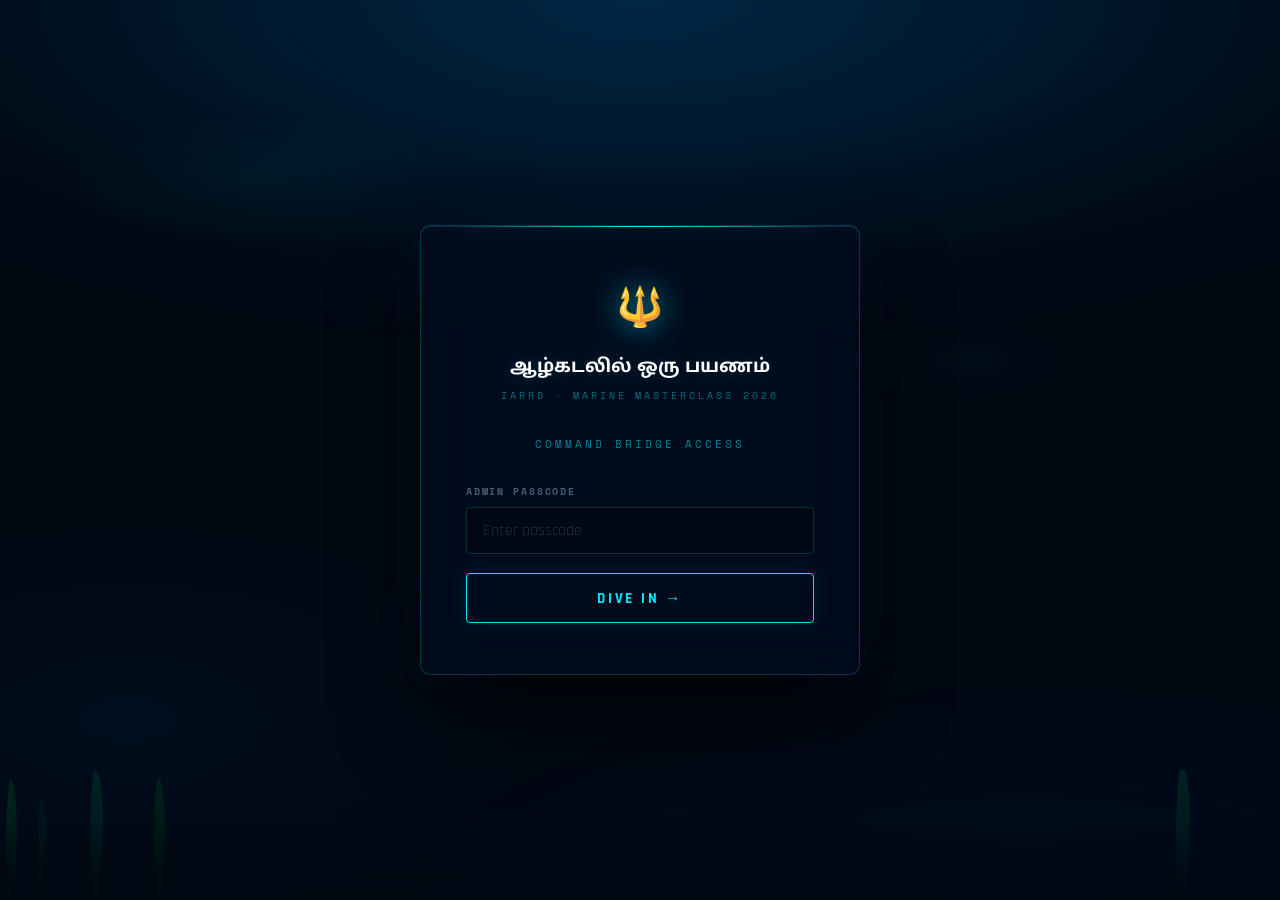
<file: admin.html>
<!DOCTYPE html>
<html lang="en">

<head>
  <meta charset="UTF-8" />
  <meta name="viewport" content="width=device-width, initial-scale=1.0" />
  <title>Admin Dashboard — ஆழ்கடலில் ஒரு பயணம்</title>
  <link rel="stylesheet" href="style-atlantis.css" />
  <link rel="preconnect" href="https://fonts.googleapis.com" />
  <link rel="preconnect" href="https://fonts.gstatic.com" crossorigin />
  <link
    href="https://fonts.googleapis.com/css2?family=Cinzel:wght@400;600;700&family=Rajdhani:wght@400;500;600;700&family=Noto+Sans+Tamil:wght@300;400;600;700&family=Space+Mono:wght@400;700&display=swap"
    rel="stylesheet" />

  <style>
    /* ── Ocean background ── */
    body.page-admin {
      background:
        radial-gradient(ellipse 100% 55% at 50% 0%, rgba(0, 70, 130, 0.28) 0%, transparent 55%),
        radial-gradient(ellipse 60% 40% at 10% 80%, rgba(0, 40, 90, 0.15) 0%, transparent 55%),
        #010812;
    }

    /* Ambient caustic glow */
    .caustic-layer {
      position: fixed;
      inset: 0;
      z-index: 0;
      pointer-events: none;
      background:
        radial-gradient(ellipse 25% 12% at 20% 20%, rgba(0, 232, 255, 0.035) 0%, transparent 60%),
        radial-gradient(ellipse 18% 9% at 75% 40%, rgba(0, 201, 167, 0.028) 0%, transparent 60%);
      animation: caustic-drift 14s ease-in-out infinite alternate;
    }

    @keyframes caustic-drift {
      0% {
        opacity: 0.4
      }

      100% {
        opacity: 0.9
      }
    }

    /* Subtle bubble field */
    .bubble-field {
      position: fixed;
      inset: 0;
      z-index: 1;
      pointer-events: none;
      overflow: hidden;
    }

    .bubble {
      position: absolute;
      bottom: -50px;
      border-radius: 50%;
      background: radial-gradient(circle at 35% 35%, rgba(255, 255, 255, 0.14), rgba(0, 232, 255, 0.04) 50%, transparent 70%);
      border: 1px solid rgba(0, 232, 255, 0.1);
      animation: bubble-rise linear infinite;
    }

    @keyframes bubble-rise {
      0% {
        transform: translateY(0) scale(1);
        opacity: 0;
      }

      8% {
        opacity: 0.6;
      }

      90% {
        opacity: 0.3;
      }

      100% {
        transform: translateY(-100vh) scale(0.88);
        opacity: 0;
      }
    }

    /* Seaweed — bottom fixed */
    .seaweed-layer {
      position: fixed;
      bottom: 0;
      left: 0;
      right: 0;
      height: 130px;
      z-index: 2;
      pointer-events: none;
      overflow: hidden;
    }

    .sw {
      position: absolute;
      bottom: 0;
      border-radius: 40% 60% 60% 40%/60% 40% 60% 40%;
      transform-origin: bottom center;
    }

    .sw1 {
      left: 0.5%;
      height: 120px;
      width: 11px;
      background: linear-gradient(to top, #001a10, #003d22);
      opacity: .45;
      animation: sway1 4.5s ease-in-out infinite;
    }

    .sw2 {
      left: 3%;
      height: 100px;
      width: 8px;
      background: linear-gradient(to top, #001810, #003328);
      opacity: .34;
      animation: sway2 5.8s ease-in-out infinite;
      animation-delay: -1.3s;
    }

    .sw3 {
      left: 7%;
      height: 130px;
      width: 13px;
      background: linear-gradient(to top, #001e14, #004030);
      opacity: .46;
      animation: sway3 4s ease-in-out infinite;
      animation-delay: -0.9s;
    }

    .sw4 {
      right: 0.5%;
      height: 122px;
      width: 11px;
      background: linear-gradient(to top, #001a10, #003d22);
      opacity: .45;
      animation: sway2 5.2s ease-in-out infinite;
      animation-delay: -1.7s;
    }

    .sw5 {
      right: 3%;
      height: 108px;
      width: 9px;
      background: linear-gradient(to top, #001810, #003328);
      opacity: .34;
      animation: sway1 6s ease-in-out infinite;
      animation-delay: -1.1s;
    }

    .sw6 {
      right: 7%;
      height: 135px;
      width: 14px;
      background: linear-gradient(to top, #001e14, #004030);
      opacity: .46;
      animation: sway3 4.2s ease-in-out infinite;
      animation-delay: -2.5s;
    }

    @keyframes sway1 {

      0%,
      100% {
        transform: rotate(-8deg) skewX(2deg)
      }

      50% {
        transform: rotate(9deg) skewX(-2deg)
      }
    }

    @keyframes sway2 {

      0%,
      100% {
        transform: rotate(7deg) skewX(-2deg)
      }

      50% {
        transform: rotate(-10deg) skewX(3deg)
      }
    }

    @keyframes sway3 {

      0%,
      100% {
        transform: rotate(-5deg) skewX(1deg)
      }

      50% {
        transform: rotate(11deg) skewX(-3deg)
      }
    }

    /* ── Login card ── */
    .admin-login {
      min-height: 100vh;
      display: flex;
      align-items: center;
      justify-content: center;
      padding: 2rem 1rem;
      position: relative;
      z-index: 10;
    }

    .admin-card {
      max-width: 440px;
      width: 100%;
      background: rgba(0, 12, 30, 0.88);
      border: 1px solid rgba(0, 232, 255, 0.2);
      border-radius: 10px;
      padding: 3.2rem 2.8rem;
      backdrop-filter: blur(24px);
      box-shadow: 0 40px 80px rgba(0, 0, 0, 0.7), inset 0 1px 0 rgba(0, 232, 255, 0.18),
        0 0 60px rgba(0, 80, 140, 0.12);
      position: relative;
      overflow: hidden;
    }

    .admin-card::before {
      content: '';
      position: absolute;
      top: 0;
      left: 8%;
      right: 8%;
      height: 1px;
      background: linear-gradient(90deg, transparent, rgba(0, 201, 167, 0.7) 25%, rgba(0, 232, 255, 1) 50%, rgba(0, 201, 167, 0.7) 75%, transparent);
      box-shadow: 0 0 14px rgba(0, 232, 255, 0.5);
    }

    .login-brand {
      text-align: center;
      margin-bottom: 2rem;
    }

    .login-icon {
      font-size: 2.4rem;
      display: block;
      margin-bottom: 0.8rem;
      filter: drop-shadow(0 0 16px rgba(0, 232, 255, 0.7));
      animation: trident-float 3.5s ease-in-out infinite;
    }

    @keyframes trident-float {

      0%,
      100% {
        transform: translateY(0)
      }

      50% {
        transform: translateY(-5px)
      }
    }

    .login-event-name {
      font-family: 'Noto Sans Tamil', sans-serif;
      font-size: 1.15rem;
      font-weight: 700;
      color: #fff;
      margin-bottom: 4px;
      text-shadow: 0 0 20px rgba(0, 232, 255, 0.2);
    }

    .login-event-en {
      font-family: 'Space Mono', monospace;
      font-size: 0.62rem;
      letter-spacing: 0.3em;
      text-transform: uppercase;
      color: rgba(0, 232, 255, 0.45);
    }

    /* Form label override */
    .form-event-label {
      font-family: 'Space Mono', monospace;
      font-size: 0.68rem;
      letter-spacing: 0.28em;
      color: rgba(0, 232, 255, 0.55);
      text-transform: uppercase;
      margin-bottom: 0.6rem;
      display: block;
    }

    /* ── Topbar ── */
    .admin-topbar {
      position: sticky;
      top: 0;
      z-index: 100;
      display: flex;
      align-items: center;
      justify-content: space-between;
      padding: 1rem 2rem;
      background: rgba(1, 8, 18, 0.97);
      border-bottom: 1px solid rgba(0, 232, 255, 0.1);
      backdrop-filter: blur(16px);
    }

    .topbar-brand {
      display: flex;
      flex-direction: column;
      gap: 2px;
    }

    .topbar-event-tamil {
      font-family: 'Noto Sans Tamil', sans-serif;
      font-size: 1rem;
      font-weight: 700;
      color: #fff;
    }

    .topbar-event-sub {
      font-family: 'Space Mono', monospace;
      font-size: 0.58rem;
      letter-spacing: 0.22em;
      text-transform: uppercase;
      color: rgba(0, 232, 255, 0.45);
    }

    /* ── Dashboard content ── */
    .admin-dashboard {
      min-height: 100vh;
      padding-bottom: 5rem;
    }

    .admin-content {
      max-width: 1200px;
      margin: 0 auto;
      padding: 2rem 2rem 4rem;
      position: relative;
      z-index: 10;
    }

    /* Stats */
    .admin-stats {
      display: flex;
      gap: 1rem;
      flex-wrap: wrap;
    }

    .stat-box {
      background: rgba(0, 12, 28, 0.75);
      border: 1px solid rgba(0, 232, 255, 0.12);
      border-radius: 7px;
      padding: 0.9rem 1.4rem;
      text-align: center;
      min-width: 90px;
      position: relative;
      overflow: hidden;
      transition: border-color 0.3s;
    }

    .stat-box::before {
      content: '';
      position: absolute;
      top: 0;
      left: 0;
      right: 0;
      height: 2px;
      background: linear-gradient(90deg, transparent, rgba(0, 201, 167, 0.4), rgba(0, 232, 255, 0.7), rgba(0, 201, 167, 0.4), transparent);
      transform: scaleX(0);
      transition: transform 0.4s ease;
    }

    .stat-box:hover {
      border-color: rgba(0, 232, 255, 0.25);
    }

    .stat-box:hover::before {
      transform: scaleX(1);
    }

    .stat-num {
      display: block;
      font-family: 'Cinzel', serif;
      font-size: 1.6rem;
      color: #00e8ff;
      text-shadow: 0 0 16px rgba(0, 232, 255, 0.5);
      line-height: 1.2;
    }

    .stat-label {
      display: block;
      font-family: 'Space Mono', monospace;
      font-size: 0.6rem;
      letter-spacing: 0.16em;
      text-transform: uppercase;
      color: rgba(150, 200, 225, 0.4);
    }

    /* Toolbar */
    .admin-toolbar {
      display: flex;
      align-items: center;
      justify-content: space-between;
      flex-wrap: wrap;
      gap: 1rem;
      margin-bottom: 1.6rem;
    }

    .admin-filter-wrap {
      display: flex;
      align-items: center;
      gap: 0.75rem;
      font-family: 'Space Mono', monospace;
      font-size: 0.72rem;
      color: rgba(150, 200, 225, 0.4);
      letter-spacing: 0.1em;
    }

    .admin-filter-wrap select {
      background: rgba(0, 8, 20, 0.8);
      border: 1px solid rgba(0, 232, 255, 0.18);
      border-radius: 4px;
      color: #e8f8ff;
      font-family: 'Rajdhani', sans-serif;
      font-size: 0.88rem;
      padding: 0.5rem 1rem;
      outline: none;
      transition: border-color 0.3s;
    }

    .admin-filter-wrap select:focus {
      border-color: #00e8ff;
    }

    /* Refresh button */
    .btn-refresh {
      background: transparent;
      border: 1px solid rgba(0, 232, 255, 0.28);
      color: #00e8ff;
      padding: 0.5rem 1.1rem;
      border-radius: 4px;
      cursor: pointer;
      font-family: 'Space Mono', monospace;
      font-size: 0.72rem;
      letter-spacing: 0.1em;
      transition: all 0.3s;
    }

    .btn-refresh:hover {
      background: rgba(0, 232, 255, 0.08);
      border-color: #00e8ff;
      box-shadow: 0 0 15px rgba(0, 232, 255, 0.2);
    }

    /* Debug box */
    #admin-debug {
      display: none;
      margin-bottom: 1rem;
      padding: 0.9rem 1.2rem;
      background: rgba(0, 245, 255, 0.04);
      border: 1px solid rgba(0, 245, 255, 0.12);
      border-radius: 8px;
      font-size: 0.78rem;
      color: rgba(150, 200, 225, 0.45);
      line-height: 1.8;
      font-family: 'Space Mono', monospace;
    }

    /* Table wrap */
    .admin-table-wrap {
      overflow-x: auto;
      border: 1px solid rgba(0, 232, 255, 0.1);
      border-radius: 7px;
      background: rgba(0, 8, 22, 0.65);
      backdrop-filter: blur(14px);
      box-shadow: 0 20px 50px rgba(0, 0, 0, 0.5);
    }

    .admin-table {
      width: 100%;
      border-collapse: collapse;
      font-size: 0.88rem;
    }

    .admin-table th {
      padding: 1rem 1.2rem;
      text-align: left;
      font-family: 'Space Mono', monospace;
      font-size: 0.62rem;
      letter-spacing: 0.18em;
      text-transform: uppercase;
      color: #00e8ff;
      border-bottom: 1px solid rgba(0, 232, 255, 0.12);
      background: rgba(0, 232, 255, 0.025);
      white-space: nowrap;
    }

    .admin-table td {
      padding: 0.9rem 1.2rem;
      border-bottom: 1px solid rgba(255, 255, 255, 0.035);
      color: rgba(200, 235, 245, 0.7);
      vertical-align: middle;
      font-family: 'Rajdhani', sans-serif;
    }

    .admin-table tr:last-child td {
      border-bottom: none;
    }

    .admin-table tr:hover td {
      background: rgba(0, 232, 255, 0.025);
    }

    /* Category badges */
    .cat-badge {
      display: inline-block;
      padding: 0.2rem 0.75rem;
      border-radius: 20px;
      font-size: 0.68rem;
      letter-spacing: 0.06em;
      font-family: 'Space Mono', monospace;
    }

    .badge-school {
      background: rgba(0, 200, 167, 0.1);
      border: 1px solid rgba(0, 200, 167, 0.3);
      color: #00c9a7;
    }

    .badge-college {
      background: rgba(0, 232, 255, 0.08);
      border: 1px solid rgba(0, 232, 255, 0.25);
      color: #00e8ff;
    }

    .badge-professional {
      background: rgba(212, 168, 67, 0.1);
      border: 1px solid rgba(212, 168, 67, 0.3);
      color: #d4a843;
    }

    .badge-enthusiast {
      background: rgba(123, 47, 255, 0.1);
      border: 1px solid rgba(123, 47, 255, 0.3);
      color: #a06bff;
    }

    /* Empty / loading / error states */
    #admin-loading {
      text-align: center;
      padding: 3rem;
      color: rgba(150, 200, 225, 0.45);
      font-family: 'Space Mono', monospace;
      font-size: 0.8rem;
      letter-spacing: 0.12em;
    }

    .spinner {
      width: 32px;
      height: 32px;
      border: 2px solid rgba(0, 232, 255, 0.12);
      border-top-color: #00e8ff;
      border-radius: 50%;
      margin: 0 auto 1rem;
      animation: spin 0.8s linear infinite;
      box-shadow: 0 0 10px rgba(0, 232, 255, 0.3);
    }

    @keyframes spin {
      to {
        transform: rotate(360deg)
      }
    }

    .submit-error {
      color: #ff6b6b;
      font-size: 0.82rem;
      padding: 1rem;
      text-align: center;
      background: rgba(255, 74, 74, 0.06);
      border: 1px solid rgba(255, 74, 74, 0.2);
      border-radius: 5px;
    }

    /* Logout / back buttons */
    .btn-back {
      background: transparent;
      border: 1px solid rgba(255, 255, 255, 0.14);
      color: rgba(150, 200, 225, 0.55);
      padding: 0.55rem 1.1rem;
      border-radius: 4px;
      cursor: pointer;
      font-family: 'Space Mono', monospace;
      font-size: 0.72rem;
      letter-spacing: 0.1em;
      transition: all 0.3s;
    }

    .btn-back:hover {
      border-color: rgba(255, 255, 255, 0.4);
      color: #fff;
    }

    /* Field group for login */
    .field-group {
      margin-bottom: 1.2rem;
    }

    .field-group label {
      display: block;
      font-family: 'Space Mono', monospace;
      font-size: 0.65rem;
      letter-spacing: 0.18em;
      text-transform: uppercase;
      color: rgba(150, 200, 225, 0.45);
      margin-bottom: 0.45rem;
    }

    .field-group input {
      width: 100%;
      background: rgba(0, 8, 20, 0.75);
      border: 1px solid rgba(0, 232, 255, 0.18);
      border-radius: 4px;
      color: #e8f8ff;
      font-family: 'Rajdhani', sans-serif;
      font-size: 1rem;
      padding: 0.75rem 1rem;
      outline: none;
      transition: border-color 0.3s, box-shadow 0.3s;
    }

    .field-group input:focus {
      border-color: #00e8ff;
      box-shadow: 0 0 0 1px rgba(0, 232, 255, 0.18), 0 0 20px rgba(0, 232, 255, 0.07);
    }

    .field-group input::placeholder {
      color: rgba(150, 200, 225, 0.2);
    }

    .btn-submit {
      width: 100%;
      background: transparent;
      border: 1px solid #00e8ff;
      color: #00e8ff;
      font-family: 'Rajdhani', sans-serif;
      font-size: 0.95rem;
      font-weight: 700;
      letter-spacing: 0.18em;
      text-transform: uppercase;
      padding: 0.9rem;
      border-radius: 4px;
      cursor: pointer;
      position: relative;
      overflow: hidden;
      transition: all 0.35s ease;
    }

    .btn-submit::before {
      content: '';
      position: absolute;
      inset: 0;
      background: linear-gradient(135deg, rgba(0, 232, 255, 0.18), rgba(0, 201, 167, 0.12));
      transform: translateX(-101%);
      transition: transform 0.35s ease;
    }

    .btn-submit:hover {
      color: #fff;
      border-color: #4df5ff;
      box-shadow: 0 0 35px rgba(0, 232, 255, 0.28);
    }

    .btn-submit:hover::before {
      transform: translateX(0);
    }

    .btn-submit span {
      position: relative;
      z-index: 1;
    }

    #login-error {
      display: none;
      margin-bottom: 1rem;
    }

    @media (max-width: 768px) {
  .admin-topbar {
    padding: 0.75rem 1rem;
    flex-wrap: wrap;
    gap: 8px;
  }
  .topbar-brand { order: 2; width: 100%; }
  .topbar-event-tamil { font-size: 0.85rem; }
  .admin-content { padding: 1rem 1rem 4rem; }
  .admin-stats { gap: 0.5rem; }
  .stat-box { min-width: 70px; padding: 0.7rem 0.9rem; }
  .stat-num { font-size: 1.25rem; }
  .stat-label { font-size: 0.55rem; }
  .admin-toolbar { flex-direction: column; align-items: flex-start; }
  .admin-filter-wrap { width: 100%; flex-wrap: wrap; }
  .admin-filter-wrap select { flex: 1; min-width: 140px; }
  .admin-table-wrap { border-radius: 5px; }
  .admin-table { font-size: 0.78rem; }
  .admin-table th, .admin-table td { padding: 0.65rem 0.75rem; }
  .admin-table th:nth-child(6),
  .admin-table td:nth-child(6) { display: none; }
  .cat-badge { font-size: 0.6rem; padding: 0.18rem 0.55rem; }
  .admin-card { padding: 2.2rem 1.5rem; }
}

@media (max-width: 480px) {
  .admin-stats { display: grid; grid-template-columns: repeat(3,1fr); }
  .stat-box { min-width: unset; text-align: center; }
  .admin-table th:nth-child(3),
  .admin-table td:nth-child(3),
  .admin-table th:nth-child(8),
  .admin-table td:nth-child(8) { display: none; }
}
  </style>
</head>

<body class="page-admin">

  <div class="caustic-layer"></div>
  <div class="bubble-field" id="bubbleField"></div>
  <div class="seaweed-layer">
    <div class="sw sw1"></div>
    <div class="sw sw2"></div>
    <div class="sw sw3"></div>
    <div class="sw sw4"></div>
    <div class="sw sw5"></div>
    <div class="sw sw6"></div>
  </div>

  <!-- ─── LOGIN SCREEN ─── -->
  <div class="admin-login" id="admin-login">
    <div class="admin-card">

      <div class="login-brand">
        <span class="login-icon">🔱</span>
        <p class="login-event-name">ஆழ்கடலில் ஒரு பயணம்</p>
        <p class="login-event-en">IARRD · MARINE MASTERCLASS 2026</p>
      </div>

      <p class="form-event-label" style="text-align:center;margin-bottom:1.8rem;">Command Bridge Access</p>

      <div class="field-group">
        <label for="admin-pass">Admin Passcode</label>
        <input type="password" id="admin-pass" placeholder="Enter passcode" autocomplete="off" />
      </div>

      <div id="login-error" class="submit-error">
        ⚠️ Incorrect passcode. Try again.
      </div>

      <button class="btn-submit" id="admin-login-btn">
        <span>Dive In →</span>
      </button>

    </div>
  </div>

  <!-- ─── DASHBOARD ─── -->
  <div class="admin-dashboard" id="admin-dashboard" style="display:none">

    <div class="admin-topbar">
      <a href="index.html" class="logo-area" style="padding:0; text-decoration:none;">
        <img src="logo/logo3.png" alt="IARRD Logo" class="logo-img" />
      </a>
      <div class="topbar-brand">
        <span class="topbar-event-tamil">ஆழ்கடலில் ஒரு பயணம்</span>
        <span class="topbar-event-sub">IARRD Marine Masterclass · July 11 &amp; 12, 2026</span>
      </div>
      <div style="display:flex;gap:1rem;align-items:center;">
        <button class="btn-back" id="admin-logout">⬆ Surface</button>
      </div>
    </div>

    <div class="admin-content">

      <div class="admin-toolbar">
        <div class="admin-stats" id="admin-stats">
          <div class="stat-box"><span class="stat-num" id="stat-total">—</span><span class="stat-label">Total
              Crew</span></div>
          <div class="stat-box"><span class="stat-num" id="stat-school">—</span><span class="stat-label">School</span>
          </div>
          <div class="stat-box"><span class="stat-num" id="stat-college">—</span><span class="stat-label">College</span>
          </div>
          <div class="stat-box"><span class="stat-num" id="stat-pro">—</span><span
              class="stat-label">Professional</span></div>
          <div class="stat-box"><span class="stat-num" id="stat-enth">—</span><span class="stat-label">Enthusiast</span>
          </div>
          <div class="stat-box">
            <span class="stat-num" id="stat-paid"
              style="color:#00ffb4; text-shadow:0 0 16px rgba(0,255,180,0.5);">—</span>
            <span class="stat-label">Paid</span>
          </div>
        </div>

        <div class="admin-filter-wrap">
          <label for="cat-filter">Filter:</label>
          <select id="cat-filter">
            <option value="all">All Crew</option>
            <option value="school">School Student</option>
            <option value="college">College Student</option>
            <option value="professional">Working Professional</option>
            <option value="enthusiast">Enthusiast</option>
          </select>
          <button class="btn-refresh" id="refresh-btn">↻ Refresh</button>
        </div>
      </div>

      <div id="admin-debug"></div>

      <div class="admin-table-wrap">
        <div id="admin-loading">
          <div class="spinner"></div>
          Descending into data…
        </div>
        <table class="admin-table" id="admin-table" style="display:none">
          <thead>
            <tr>
              <th>#</th>
              <th>Name</th>
              <th>Email</th>
              <th>Phone</th>
              <th>Category</th>
              <th>Details</th>
              <th>Payment</th>
              <th>Submitted</th>
            </tr>
          </thead>
          <tbody id="admin-tbody"></tbody>
        </table>
        <div id="admin-empty"
          style="display:none;text-align:center;padding:3rem;color:rgba(150,200,225,0.4);font-family:'Space Mono',monospace;font-size:0.8rem;">
          No crew members found.
        </div>
        <div id="admin-fetch-error" class="submit-error"
          style="display:none;margin:2rem auto;max-width:420px;text-align:center;">
          ⚠️ Failed to surface registrations. Check backend script configuration.
        </div>
      </div>

    </div>
  </div>

  <script src="script.js"></script>
  <script>
    // Bubbles
    const field = document.getElementById('bubbleField');
    [
      { left: 5, size: 10, dur: 18, delay: 0 }, { left: 15, size: 7, dur: 22, delay: 3.5 },
      { left: 35, size: 15, dur: 14, delay: 1 }, { left: 55, size: 8, dur: 20, delay: 5 },
      { left: 72, size: 18, dur: 12, delay: 2 }, { left: 88, size: 6, dur: 25, delay: 8 },
      { left: 45, size: 12, dur: 16, delay: 4 }, { left: 92, size: 9, dur: 19, delay: 6.5 },
    ].forEach(b => {
      const el = document.createElement('div');
      el.className = 'bubble';
      el.style.cssText = `left:${b.left}%;width:${b.size}px;height:${b.size}px;animation-duration:${b.dur}s;animation-delay:${b.delay}s;`;
      field.appendChild(el);
    });
  </script>
</body>

</html>
</file>
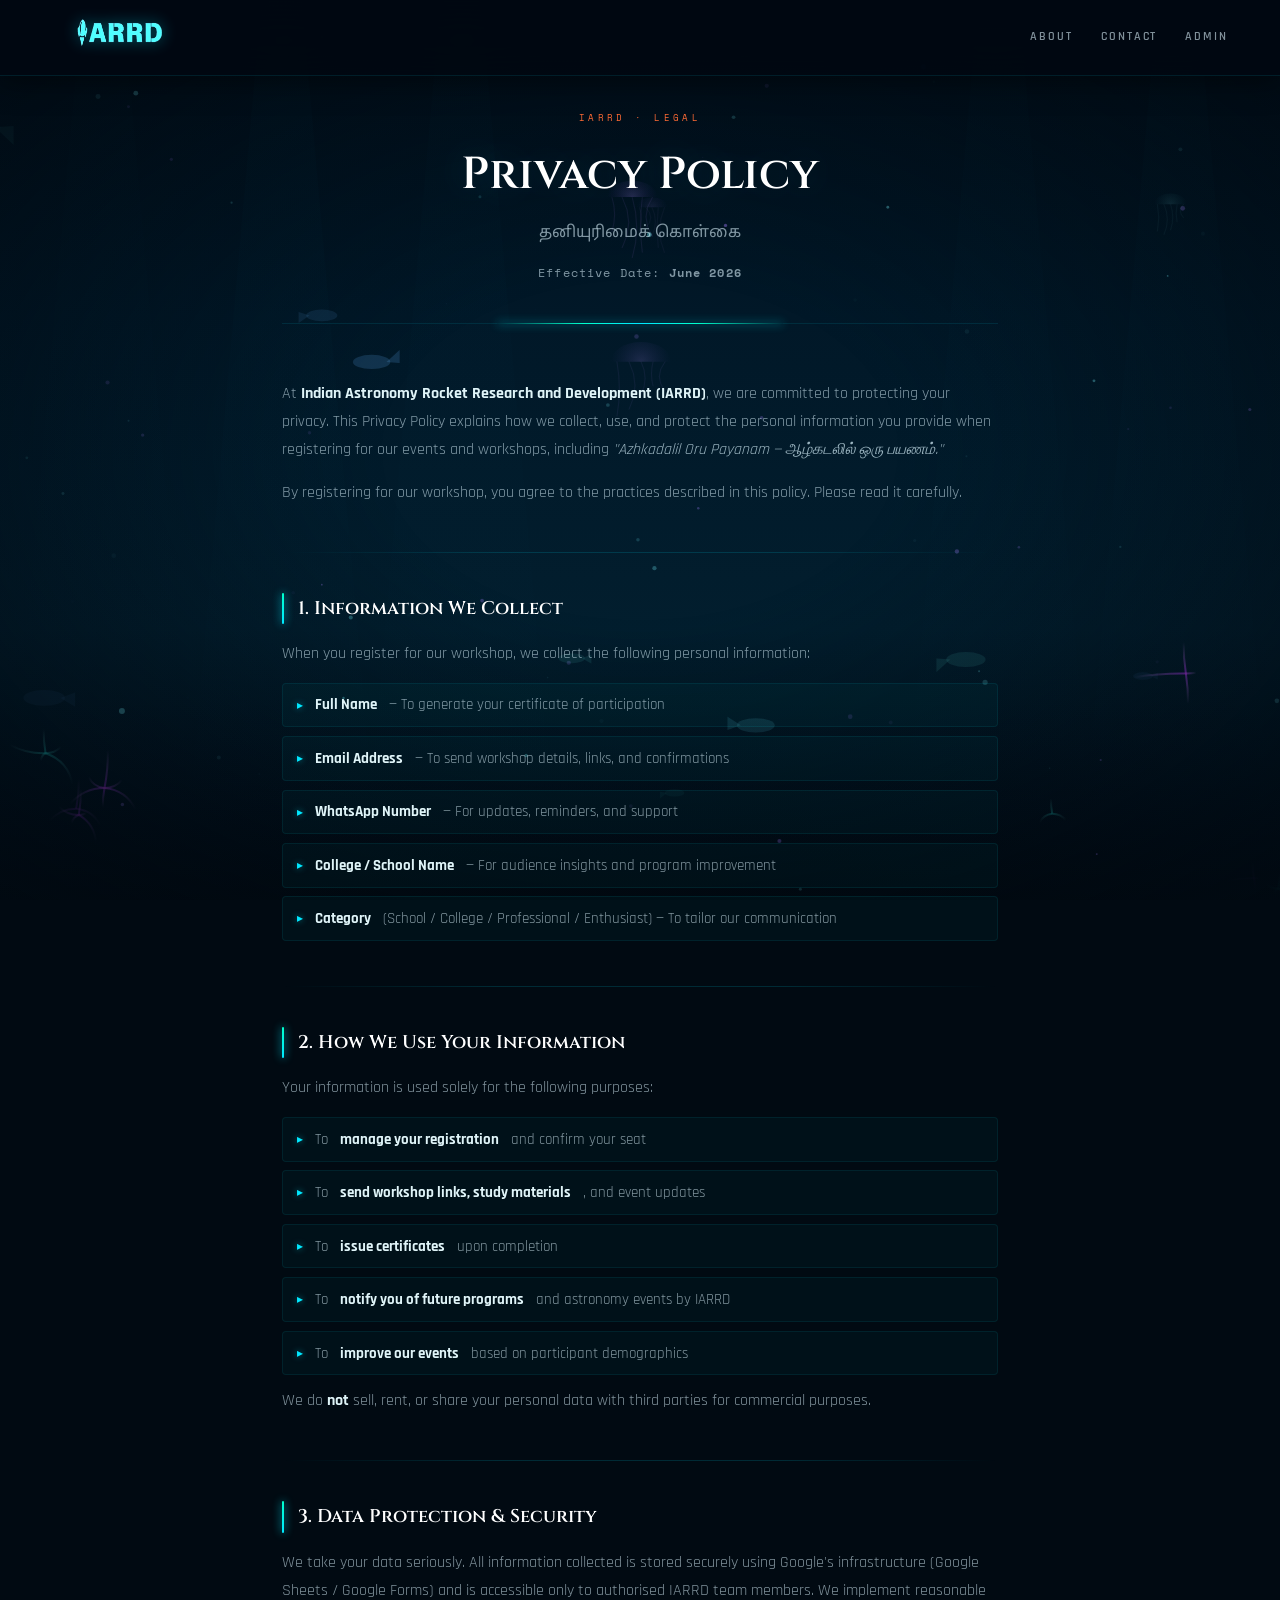
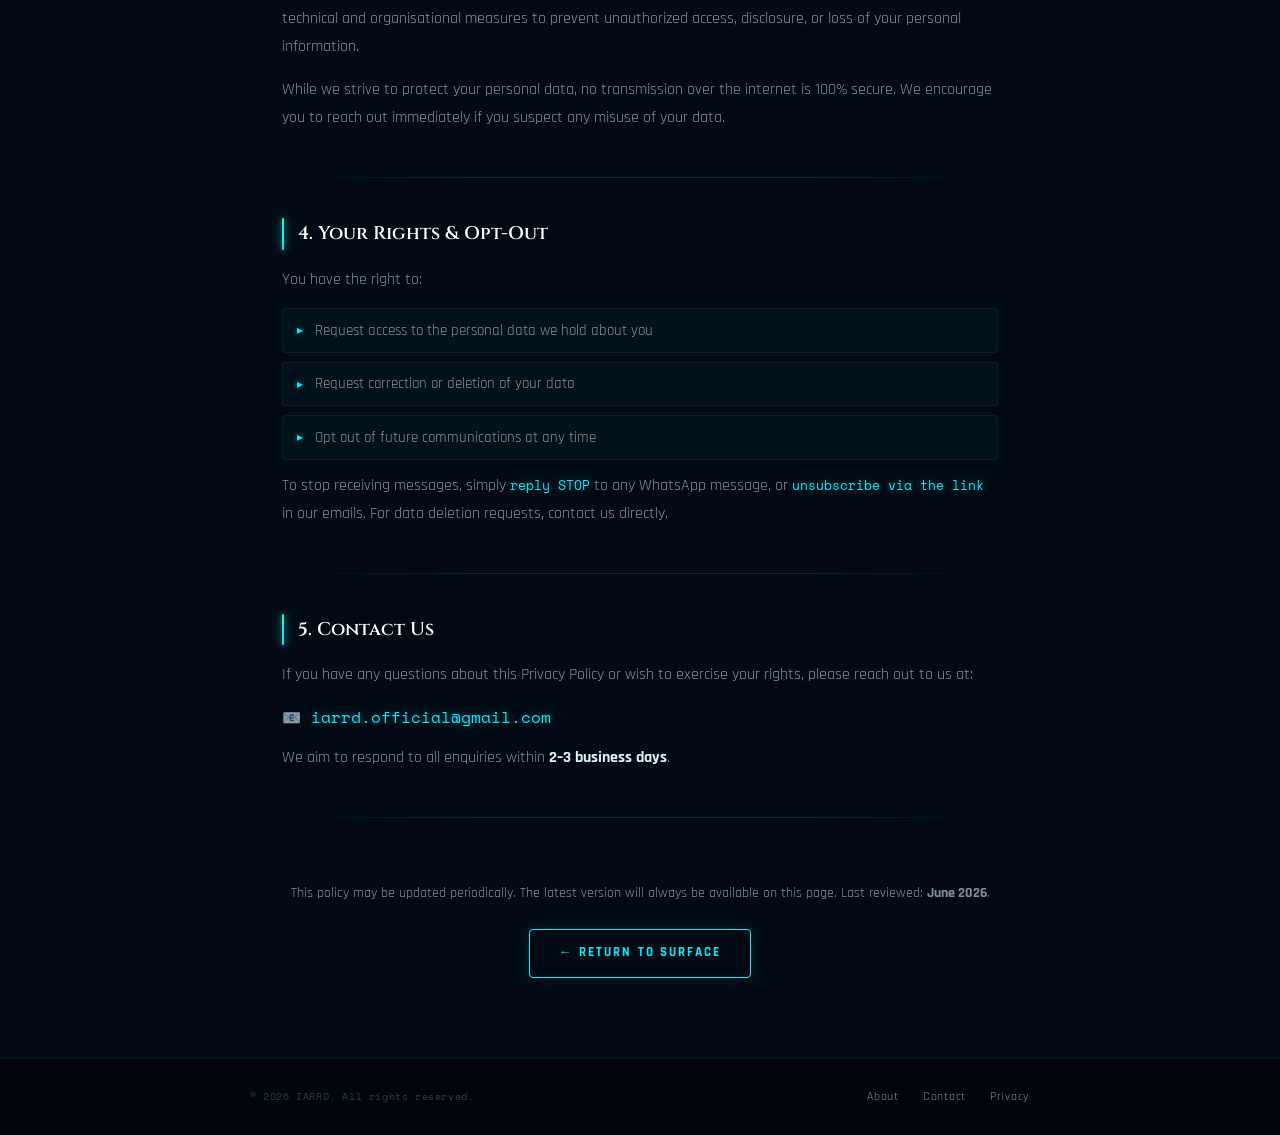
<file: privacy.html>
<!DOCTYPE html>
<html lang="en">
<head>
  <meta charset="UTF-8" />
  <meta name="viewport" content="width=device-width, initial-scale=1.0" />
  <title>Privacy Policy — IARRD · ஆழ்கடலில் ஒரு பயணம்</title>
  <meta name="description" content="Privacy Policy for the IARRD Marine Technology Masterclass — The Atlantis Protocol." />
  <link rel="preconnect" href="https://fonts.googleapis.com" />
  <link rel="preconnect" href="https://fonts.gstatic.com" crossorigin />
  <link href="https://fonts.googleapis.com/css2?family=Noto+Sans+Tamil:wght@300;400;600&family=Cinzel:wght@400;600;700&family=Rajdhani:wght@300;400;500;600;700&family=Space+Mono:wght@400;700&display=swap" rel="stylesheet" />
  <style>
    *, *::before, *::after { box-sizing: border-box; margin: 0; padding: 0; }

    :root {
      --abyss: #010a12;
      --glow: #00e8ff;
      --glow2: #00ffcc;
      --gold: #c9a84c;
      --coral: #ff6b35;
      --text: #dff4f8;
      --text-dim: rgba(220,245,255,0.58);
      --font-display: 'Cinzel', serif;
      --font-body: 'Rajdhani', sans-serif;
      --font-mono: 'Space Mono', monospace;
      --font-tamil: 'Noto Sans Tamil', sans-serif;
    }

    html { scroll-behavior: smooth; }

    body {
      background: var(--abyss);
      color: var(--text);
      font-family: var(--font-body);
      font-size: 16px;
      line-height: 1.7;
      overflow-x: hidden;
    }

    /* ── Canvas ── */
    #ocean-canvas {
      position: fixed;
      inset: 0; width: 100%; height: 100%;
      z-index: 0;
    }
    #particles-canvas {
      position: fixed;
      inset: 0; width: 100%; height: 100%;
      z-index: 1;
      pointer-events: none;
      mix-blend-mode: screen;
    }
    .vignette {
      position: fixed;
      inset: 0; z-index: 2;
      pointer-events: none;
      background: radial-gradient(ellipse 80% 75% at 50% 50%,
        transparent 25%, rgba(1,10,18,0.5) 70%, rgba(1,10,18,0.9) 100%);
    }

    /* ── Header ── */
    .site-header {
      position: fixed;
      top: 0; left: 0; right: 0;
      z-index: 100;
      display: flex;
      align-items: center;
      justify-content: space-between;
      padding: 16px 52px;
      background: rgba(1,8,18,0.92);
      border-bottom: 1px solid rgba(0,232,255,0.1);
      backdrop-filter: blur(20px);
      box-shadow: 0 4px 30px rgba(0,0,0,0.5);
    }

    .logo-area img {
      height: 34px;
      filter: brightness(1.4) drop-shadow(0 0 8px rgba(0,232,255,0.4));
    }

    .site-nav { display: flex; align-items: center; gap: 28px; }
    .site-nav a {
      font-family: var(--font-body);
      font-size: 12px;
      font-weight: 600;
      letter-spacing: 0.16em;
      text-transform: uppercase;
      color: var(--text-dim);
      text-decoration: none;
      transition: color 0.3s;
    }
    .site-nav a:hover { color: var(--glow); }

    /* ── Main content ── */
    main {
      position: relative;
      z-index: 10;
      padding-top: 110px;
      padding-bottom: 80px;
    }

    .privacy-container {
      max-width: 780px;
      margin: 0 auto;
      padding: 0 2rem;
    }

    /* ── Page header ── */
    .privacy-header {
      text-align: center;
      margin-bottom: 3.5rem;
      padding-bottom: 2.5rem;
      border-bottom: 1px solid rgba(0,232,255,0.1);
      position: relative;
    }

    .privacy-header::after {
      content: '';
      position: absolute;
      bottom: -1px; left: 30%; right: 30%;
      height: 1px;
      background: linear-gradient(90deg,
        transparent, var(--glow2) 30%, var(--glow) 50%, var(--glow2) 70%, transparent);
      box-shadow: 0 0 8px var(--glow);
    }

    .page-eyebrow {
      font-family: var(--font-mono);
      font-size: 9px;
      letter-spacing: 0.38em;
      text-transform: uppercase;
      color: var(--coral);
      margin-bottom: 0.75rem;
    }

    .privacy-title {
      font-family: var(--font-display);
      font-size: clamp(1.8rem, 5vw, 2.8rem);
      font-weight: 600;
      color: #fff;
      margin-bottom: 0.4rem;
      text-shadow: 0 0 40px rgba(0,232,255,0.2);
    }

    .privacy-title-tamil {
      font-family: var(--font-tamil);
      font-size: 1rem;
      color: var(--text-dim);
      margin-bottom: 1rem;
    }

    .privacy-date {
      font-family: var(--font-mono);
      font-size: 0.72rem;
      color: var(--text-dim);
      letter-spacing: 0.1em;
    }

    /* ── Content blocks ── */
    .privacy-block {
      margin-bottom: 2.8rem;
      animation: fade-in 0.6s ease both;
    }

    @keyframes fade-in {
      from { opacity: 0; transform: translateY(16px); }
      to   { opacity: 1; transform: translateY(0); }
    }

    .privacy-heading {
      font-family: var(--font-display);
      font-size: 1.15rem;
      font-weight: 600;
      color: #fff;
      margin-bottom: 1rem;
      padding-left: 1rem;
      position: relative;
    }

    .privacy-heading::before {
      content: '';
      position: absolute;
      left: 0; top: 0; bottom: 0;
      width: 2px;
      background: linear-gradient(to bottom, var(--glow2), var(--glow));
      box-shadow: 0 0 8px var(--glow);
      border-radius: 2px;
    }

    .privacy-block p {
      color: var(--text-dim);
      font-size: 0.97rem;
      line-height: 1.82;
      margin-bottom: 0.9rem;
    }

    .privacy-block p:last-child { margin-bottom: 0; }

    .privacy-block strong { color: var(--text); }
    .privacy-block em { color: rgba(220,245,255,0.7); font-style: italic; }

    .privacy-list {
      list-style: none;
      margin: 0.75rem 0;
      display: flex;
      flex-direction: column;
      gap: 0.55rem;
    }

    .privacy-list li {
      display: flex;
      align-items: flex-start;
      gap: 0.75rem;
      color: var(--text-dim);
      font-size: 0.95rem;
      line-height: 1.65;
      padding: 0.55rem 0.9rem;
      background: rgba(0,232,255,0.03);
      border: 1px solid rgba(0,232,255,0.08);
      border-radius: 4px;
      transition: border-color 0.3s, background 0.3s;
    }

    .privacy-list li:hover {
      border-color: rgba(0,232,255,0.16);
      background: rgba(0,232,255,0.05);
    }

    .privacy-list li::before {
      content: '▸';
      color: var(--glow);
      flex-shrink: 0;
      font-size: 0.75rem;
      margin-top: 0.2rem;
      text-shadow: 0 0 6px rgba(0,232,255,0.5);
    }

    .privacy-list li strong { color: var(--text); }

    /* Divider */
    .privacy-divider {
      border: none;
      height: 1px;
      background: linear-gradient(90deg,
        transparent, rgba(0,232,255,0.15) 30%, rgba(0,232,255,0.15) 70%, transparent);
      margin: 2.5rem 0;
    }

    /* Highlight */
    .privacy-highlight {
      color: var(--glow);
      font-family: var(--font-mono);
      font-size: 0.85em;
      text-shadow: 0 0 8px rgba(0,232,255,0.4);
    }

    /* Contact email */
    .privacy-contact-email {
      font-family: var(--font-mono);
      font-size: 0.9rem;
      margin: 0.75rem 0 !important;
    }

    .privacy-email-link {
      color: var(--glow);
      text-decoration: none;
      text-shadow: 0 0 10px rgba(0,232,255,0.4);
      transition: opacity 0.2s;
    }
    .privacy-email-link:hover { opacity: 0.75; }

    /* Footer note */
    .privacy-footer-note {
      text-align: center;
      padding-top: 1.5rem;
    }

    .privacy-footer-note p {
      font-size: 0.85rem;
      color: var(--text-dim);
      margin-bottom: 1.5rem;
    }

    .privacy-back-btn {
      display: inline-flex;
      align-items: center;
      gap: 10px;
      background: transparent;
      border: 1px solid var(--glow);
      color: var(--glow);
      font-family: var(--font-body);
      font-size: 0.82rem;
      font-weight: 700;
      letter-spacing: 0.16em;
      text-transform: uppercase;
      text-decoration: none;
      padding: 0.75rem 1.8rem;
      border-radius: 4px;
      position: relative;
      overflow: hidden;
      transition: all 0.35s ease;
      box-shadow: 0 0 20px rgba(0,232,255,0.1);
    }
    .privacy-back-btn::before {
      content: '';
      position: absolute;
      inset: 0;
      background: linear-gradient(135deg, rgba(0,232,255,0.2), rgba(0,255,204,0.12));
      transform: translateX(-101%);
      transition: transform 0.35s ease;
    }
    .privacy-back-btn:hover {
      color: #fff;
      border-color: #fff;
      box-shadow: 0 0 35px rgba(0,232,255,0.3);
      transform: translateY(-2px);
    }
    .privacy-back-btn:hover::before { transform: translateX(0); }

    /* ── Footer ── */
    .site-footer {
      position: relative;
      z-index: 10;
      background: rgba(1,5,12,0.95);
      border-top: 1px solid rgba(0,232,255,0.08);
      padding: 28px 52px;
    }
    .footer-inner {
      max-width: 780px;
      margin: 0 auto;
      display: flex;
      align-items: center;
      justify-content: space-between;
      flex-wrap: wrap;
      gap: 1rem;
    }
    .footer-copy {
      font-family: var(--font-mono);
      font-size: 10px;
      color: rgba(150,200,225,0.3);
      letter-spacing: 0.06em;
    }
    .footer-links { display: flex; gap: 24px; }
    .footer-links a {
      font-size: 12px;
      color: var(--text-dim);
      text-decoration: none;
      letter-spacing: 0.06em;
      transition: color 0.2s;
    }
    .footer-links a:hover { color: var(--glow); }

    @media (max-width: 700px) {
      .site-header { padding: 14px 24px; }
      .site-nav a { font-size: 11px; }
      .privacy-container { padding: 0 1.2rem; }
      .site-footer { padding: 22px 24px; }
      .footer-inner { flex-direction: column; align-items: center; }
    }
  </style>
</head>
<body>

  <canvas id="ocean-canvas"></canvas>
  <canvas id="particles-canvas"></canvas>
  <div class="vignette"></div>

  <header class="site-header">
    <a href="index.html" class="logo-area">
      <img src="logo/logo3.png" alt="IARRD Logo" onerror="this.style.display='none'" />
    </a>
    <nav class="site-nav">
      <a href="index.html#about">About</a>
      <a href="index.html#contact">Contact</a>
      <a href="admin.html">Admin</a>
    </nav>
  </header>

<main>
  <div class="privacy-container">

    <div class="privacy-header">
      <p class="page-eyebrow">IARRD · Legal</p>
      <h1 class="privacy-title">Privacy Policy</h1>
      <p class="privacy-title-tamil">தனியுரிமைக் கொள்கை</p>
      <p class="privacy-date">Effective Date: <strong>June 2026</strong></p>
    </div>

    <div class="privacy-block">
      <p>At <strong>Indian Astronomy Rocket Research and Development (IARRD)</strong>, we are committed to protecting your privacy. This Privacy Policy explains how we collect, use, and protect the personal information you provide when registering for our events and workshops, including <em>"Azhkadalil Oru Payanam — ஆழ்கடலில் ஒரு பயணம்."</em></p>
      <p>By registering for our workshop, you agree to the practices described in this policy. Please read it carefully.</p>
    </div>

    <hr class="privacy-divider" />

    <div class="privacy-block">
      <h2 class="privacy-heading">1. Information We Collect</h2>
      <p>When you register for our workshop, we collect the following personal information:</p>
      <ul class="privacy-list">
        <li><strong>Full Name</strong> — To generate your certificate of participation</li>
        <li><strong>Email Address</strong> — To send workshop details, links, and confirmations</li>
        <li><strong>WhatsApp Number</strong> — For updates, reminders, and support</li>
        <li><strong>College / School Name</strong> — For audience insights and program improvement</li>
        <li><strong>Category</strong> (School / College / Professional / Enthusiast) — To tailor our communication</li>
      </ul>
    </div>

    <hr class="privacy-divider" />

    <div class="privacy-block">
      <h2 class="privacy-heading">2. How We Use Your Information</h2>
      <p>Your information is used solely for the following purposes:</p>
      <ul class="privacy-list">
        <li>To <strong>manage your registration</strong> and confirm your seat</li>
        <li>To <strong>send workshop links, study materials</strong>, and event updates</li>
        <li>To <strong>issue certificates</strong> upon completion</li>
        <li>To <strong>notify you of future programs</strong> and astronomy events by IARRD</li>
        <li>To <strong>improve our events</strong> based on participant demographics</li>
      </ul>
      <p>We do <strong>not</strong> sell, rent, or share your personal data with third parties for commercial purposes.</p>
    </div>

    <hr class="privacy-divider" />

    <div class="privacy-block">
      <h2 class="privacy-heading">3. Data Protection &amp; Security</h2>
      <p>We take your data seriously. All information collected is stored securely using Google's infrastructure (Google Sheets / Google Forms) and is accessible only to authorised IARRD team members. We implement reasonable technical and organisational measures to prevent unauthorized access, disclosure, or loss of your personal information.</p>
      <p>While we strive to protect your personal data, no transmission over the internet is 100% secure. We encourage you to reach out immediately if you suspect any misuse of your data.</p>
    </div>

    <hr class="privacy-divider" />

    <div class="privacy-block">
      <h2 class="privacy-heading">4. Your Rights &amp; Opt-Out</h2>
      <p>You have the right to:</p>
      <ul class="privacy-list">
        <li>Request access to the personal data we hold about you</li>
        <li>Request correction or deletion of your data</li>
        <li>Opt out of future communications at any time</li>
      </ul>
      <p>To stop receiving messages, simply <span class="privacy-highlight">reply STOP</span> to any WhatsApp message, or <span class="privacy-highlight">unsubscribe via the link</span> in our emails. For data deletion requests, contact us directly.</p>
    </div>

    <hr class="privacy-divider" />

    <div class="privacy-block">
      <h2 class="privacy-heading">5. Contact Us</h2>
      <p>If you have any questions about this Privacy Policy or wish to exercise your rights, please reach out to us at:</p>
      <p class="privacy-contact-email">📧 <a href="mailto:iarrd.official@gmail.com" class="privacy-email-link">iarrd.official@gmail.com</a></p>
      <p>We aim to respond to all enquiries within <strong>2–3 business days</strong>.</p>
    </div>

    <hr class="privacy-divider" />

    <div class="privacy-footer-note">
      <p>This policy may be updated periodically. The latest version will always be available on this page. Last reviewed: <strong>June 2026</strong>.</p>
      <a href="index.html" class="privacy-back-btn">← Return to Surface</a>
    </div>

  </div>
</main>


  <footer class="site-footer">
    <div class="footer-inner">
      <p class="footer-copy">© 2026 IARRD. All rights reserved.</p>
      <div class="footer-links">
        <a href="index.html#about">About</a>
        <a href="index.html#contact">Contact</a>
        <a href="privacy.html">Privacy</a>
      </div>
    </div>
  </footer>

  <script>
  /* ══ OCEAN CANVAS ══ */
  (function() {
    var c = document.getElementById('ocean-canvas');
    var ctx = c.getContext('2d');
    function resize() { c.width = window.innerWidth; c.height = window.innerHeight; }
    resize();
    window.addEventListener('resize', resize);

    var fish = [];
    for (var f = 0; f < 9; f++) {
      fish.push({
        x: Math.random(), y: 0.05 + Math.random() * 0.85,
        scale: 0.4 + Math.random() * 1.1,
        speed: (0.00025 + Math.random() * 0.00045) * (Math.random() > 0.5 ? 1 : -1),
        alpha: 0.07 + Math.random() * 0.14,
        phase: Math.random() * Math.PI * 2,
        hue: 170 + Math.floor(Math.random() * 60)
      });
    }

    var jellies = [];
    for (var j = 0; j < 4; j++) {
      jellies.push({
        x: Math.random(), y: 0.05 + Math.random() * 0.65,
        r: 16 + Math.random() * 24,
        phase: Math.random() * Math.PI * 2,
        speedX: (Math.random() - 0.5) * 0.00007,
        speedY: -0.00005 - Math.random() * 0.00009,
        alpha: 0.12 + Math.random() * 0.2,
        hue: Math.random() > 0.5 ? 185 : 265
      });
    }

    var corals = [];
    for (var co = 0; co < 8; co++) {
      var side = Math.random() > 0.5;
      corals.push({
        x: side ? Math.random() * 0.2 : 0.8 + Math.random() * 0.2,
        y: 0.65 + Math.random() * 0.35,
        r: 18 + Math.random() * 35,
        branches: Math.floor(3 + Math.random() * 5),
        hue: Math.random() > 0.4 ? 175 : 280,
        phase: Math.random() * Math.PI * 2,
        speed: 0.003 + Math.random() * 0.004,
        alpha: 0.3 + Math.random() * 0.45
      });
    }

    var t = 0;

    function draw() {
      t++;
      var W = c.width, H = c.height;
      ctx.clearRect(0, 0, W, H);

      var og = ctx.createLinearGradient(0, 0, 0, H);
      og.addColorStop(0, '#010d18');
      og.addColorStop(0.35, '#011828');
      og.addColorStop(0.7, '#021e2e');
      og.addColorStop(1, '#010a12');
      ctx.fillStyle = og;
      ctx.fillRect(0, 0, W, H);

      // God rays
      ctx.save();
      ctx.globalCompositeOperation = 'screen';
      for (var ri = 0; ri < 7; ri++) {
        var ox = (0.08 + ri * 0.14) * W;
        var p = 0.4 + 0.6 * Math.sin(t * 0.004 + ri * 1.3);
        var g = ctx.createLinearGradient(ox, 0, ox + ri * 10, H);
        g.addColorStop(0, 'rgba(0,190,230,' + (0.025 * p) + ')');
        g.addColorStop(0.5, 'rgba(0,130,180,' + (0.01 * p) + ')');
        g.addColorStop(1, 'rgba(0,60,120,0)');
        ctx.fillStyle = g;
        ctx.beginPath();
        ctx.moveTo(ox - 20, 0); ctx.lineTo(ox + 20, 0);
        ctx.lineTo(ox + 100, H); ctx.lineTo(ox - 100, H);
        ctx.closePath(); ctx.fill();
      }
      ctx.restore();

      // Jellies
      ctx.save();
      ctx.globalCompositeOperation = 'screen';
      jellies.forEach(function(jl) {
        jl.x += jl.speedX; jl.y += jl.speedY;
        if (jl.y < -0.12) { jl.y = 1.05; jl.x = Math.random(); }
        var jx = jl.x * W, jy = jl.y * H;
        var pulse = 0.8 + 0.2 * Math.sin(t * 0.022 + jl.phase);
        var rr = jl.r * pulse;
        var jg = ctx.createRadialGradient(jx, jy, 0, jx, jy, rr);
        jg.addColorStop(0, 'hsla(' + jl.hue + ',80%,70%,' + (jl.alpha * 0.9) + ')');
        jg.addColorStop(1, 'hsla(' + jl.hue + ',60%,40%,0)');
        ctx.fillStyle = jg;
        ctx.beginPath();
        ctx.ellipse(jx, jy, rr, rr * 0.65, 0, Math.PI, 0);
        ctx.fill();
        for (var tt = 0; tt < 5; tt++) {
          var tx = jx + (tt - 2) * (rr / 2.5);
          var tLen = jl.r * (1.3 + Math.sin(t * 0.014 + tt + jl.phase) * 0.5);
          ctx.strokeStyle = 'hsla(' + jl.hue + ',70%,65%,' + (jl.alpha * 0.4) + ')';
          ctx.lineWidth = 1;
          ctx.beginPath();
          ctx.moveTo(tx, jy);
          ctx.quadraticCurveTo(tx + Math.sin(t * 0.01 + tt) * jl.r * 0.4, jy + tLen * 0.5, tx, jy + tLen);
          ctx.stroke();
        }
      });
      ctx.restore();

      // Corals
      ctx.save();
      ctx.globalCompositeOperation = 'screen';
      corals.forEach(function(co) {
        var cx = co.x * W, cy = co.y * H;
        var sway = Math.sin(t * co.speed + co.phase) * 0.1;
        for (var b = 0; b < co.branches; b++) {
          var angle = (b / co.branches) * Math.PI * 2 + sway;
          var len = co.r * (0.6 + 0.4 * Math.sin(angle * 3 + t * co.speed));
          ctx.save();
          ctx.translate(cx, cy); ctx.rotate(angle);
          var cg = ctx.createLinearGradient(0, 0, 0, -len);
          cg.addColorStop(0, 'hsla(' + co.hue + ',100%,55%,' + co.alpha + ')');
          cg.addColorStop(1, 'hsla(' + co.hue + ',80%,75%,0)');
          ctx.strokeStyle = cg; ctx.lineWidth = 2;
          ctx.beginPath(); ctx.moveTo(0, 0);
          ctx.quadraticCurveTo(Math.sin(angle * 2) * len * 0.3, -len * 0.5, 0, -len);
          ctx.stroke(); ctx.restore();
        }
      });
      ctx.restore();

      // Fish
      ctx.save();
      ctx.globalCompositeOperation = 'screen';
      fish.forEach(function(fi) {
        fi.x += fi.speed;
        if (fi.x > 1.15) fi.x = -0.15;
        if (fi.x < -0.15) fi.x = 1.15;
        var fx = fi.x * W, fy = fi.y * H;
        var sc = fi.scale * 18;
        var dir = fi.speed > 0 ? 1 : -1;
        var tail = Math.sin(t * 0.05 + fi.phase) * 0.3;
        ctx.save();
        ctx.translate(fx, fy); ctx.scale(dir, 1);
        ctx.fillStyle = 'hsla(' + fi.hue + ',70%,60%,' + fi.alpha + ')';
        ctx.beginPath(); ctx.ellipse(0, 0, sc, sc * 0.38, 0, 0, Math.PI * 2); ctx.fill();
        ctx.beginPath();
        ctx.moveTo(-sc * 0.8, 0);
        ctx.lineTo(-sc * 1.5, sc * 0.35 + tail * sc);
        ctx.lineTo(-sc * 1.5, -sc * 0.35 + tail * sc);
        ctx.closePath(); ctx.fill(); ctx.restore();
      });
      ctx.restore();

      // Floor haze
      var hz = ctx.createLinearGradient(0, H * 0.78, 0, H);
      hz.addColorStop(0, 'rgba(0,16,32,0)');
      hz.addColorStop(1, 'rgba(1,8,15,0.95)');
      ctx.fillStyle = hz;
      ctx.fillRect(0, H * 0.78, W, H * 0.22);

      requestAnimationFrame(draw);
    }
    draw();
  })();

  /* ══ PARTICLES CANVAS ══ */
  (function() {
    var c = document.getElementById('particles-canvas');
    var ctx = c.getContext('2d');
    function resize() { c.width = window.innerWidth; c.height = window.innerHeight; }
    resize();
    window.addEventListener('resize', resize);

    var ps = [];
    for (var i = 0; i < 90; i++) {
      ps.push({
        x: Math.random(), y: Math.random(),
        r: 0.7 + Math.random() * 1.8,
        vy: -(Math.random() * 0.00016 + 0.00004),
        vx: (Math.random() - 0.5) * 0.00008,
        alpha: 0.15 + Math.random() * 0.4,
        phase: Math.random() * Math.PI * 2,
        speed: 0.01 + Math.random() * 0.016,
        hue: Math.random() > 0.5 ? 185 : 260
      });
    }

    var bubbles = [];
    for (var b = 0; b < 12; b++) bubbles.push(mkBubble());
    function mkBubble() {
      return { x: Math.random(), y: 1.05, r: 2 + Math.random() * 5,
        speed: 0.00025 + Math.random() * 0.0004, wobble: Math.random() * Math.PI * 2,
        wobbleSpeed: 0.008 + Math.random() * 0.012, alpha: 0.07 + Math.random() * 0.12 };
    }

    var t = 0;
    function draw() {
      t++;
      var W = c.width, H = c.height;
      ctx.clearRect(0, 0, W, H);
      ps.forEach(function(p) {
        p.x += p.vx; p.y += p.vy;
        if (p.y < -0.02) { p.y = 1.02; p.x = Math.random(); }
        if (p.x < 0) p.x = 1; if (p.x > 1) p.x = 0;
        var tw = 0.5 + 0.5 * Math.sin(t * p.speed + p.phase);
        ctx.beginPath();
        ctx.arc(p.x * W, p.y * H, p.r * (0.8 + 0.4 * tw), 0, Math.PI * 2);
        ctx.fillStyle = 'hsla(' + p.hue + ',90%,70%,' + (p.alpha * tw) + ')';
        ctx.fill();
      });
      bubbles.forEach(function(bu, i) {
        bu.y -= bu.speed; bu.wobble += bu.wobbleSpeed;
        bu.x += Math.sin(bu.wobble) * 0.00018;
        if (bu.y < -0.05) { bubbles[i] = mkBubble(); return; }
        var bx = bu.x * W, by = bu.y * H;
        ctx.strokeStyle = 'rgba(100,230,255,' + bu.alpha + ')'; ctx.lineWidth = 1;
        ctx.beginPath(); ctx.arc(bx, by, bu.r, 0, Math.PI * 2); ctx.stroke();
        ctx.fillStyle = 'rgba(200,245,255,' + (bu.alpha * 0.28) + ')';
        ctx.beginPath(); ctx.arc(bx - bu.r * 0.3, by - bu.r * 0.3, bu.r * 0.25, 0, Math.PI * 2); ctx.fill();
      });
      requestAnimationFrame(draw);
    }
    draw();
  })();
  </script>
</body>
</html>
</file>
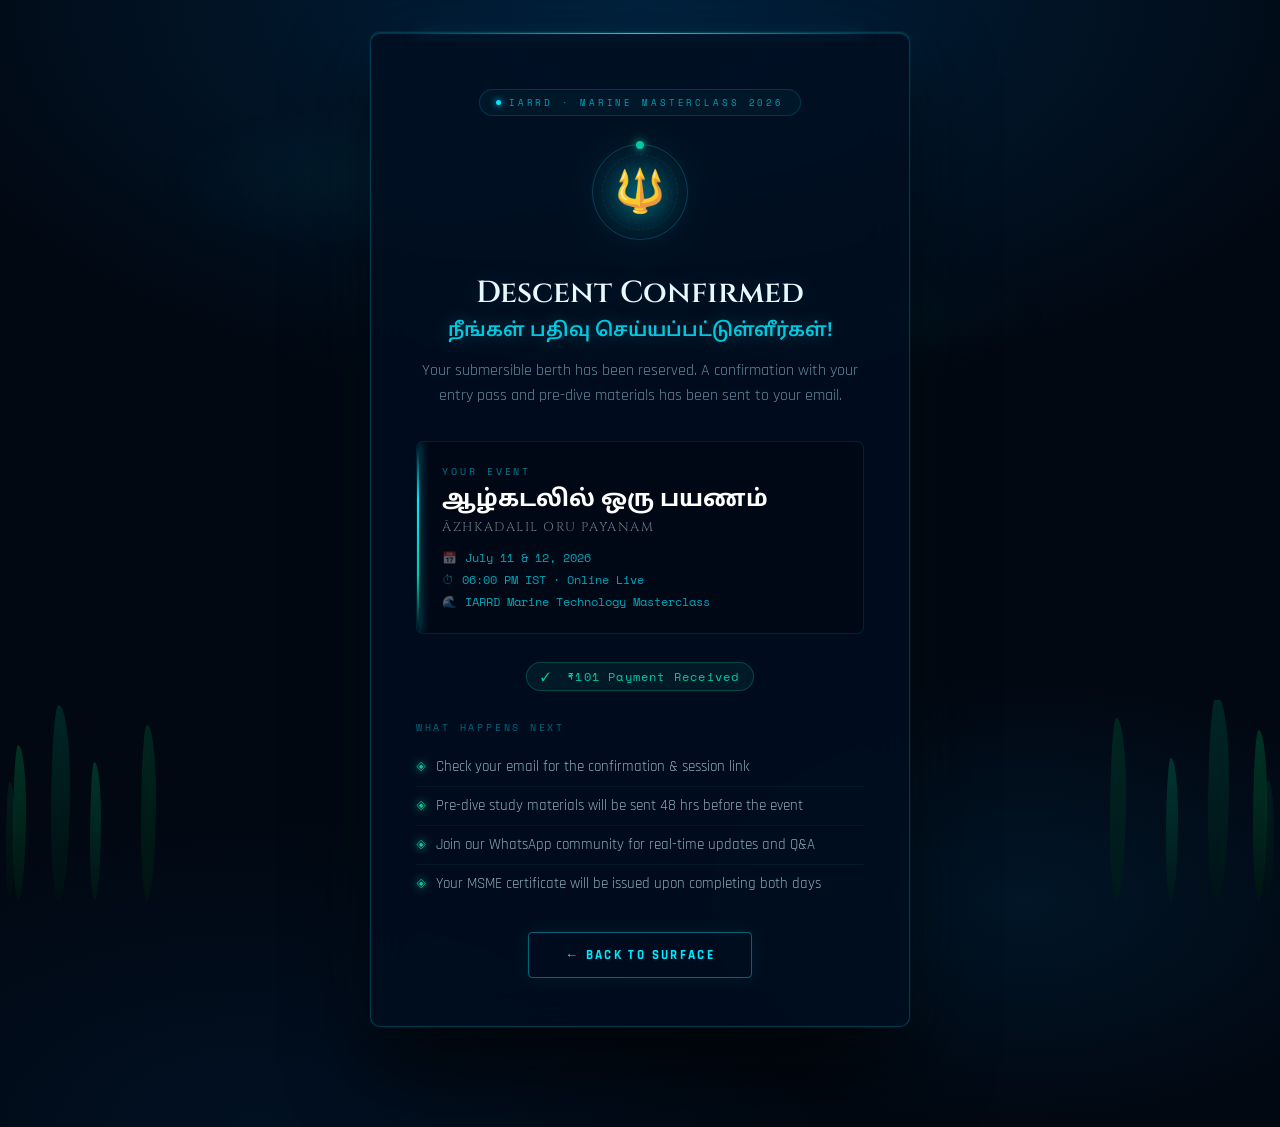
<file: success.html>
<!DOCTYPE html>
<html lang="ta">
<head>
  <meta charset="UTF-8" />
  <meta name="viewport" content="width=device-width, initial-scale=1.0" />
  <title>Registration Successful — ஆழ்கடலில் ஒரு பயணம்</title>
  <meta name="description" content="You're registered for the IARRD Marine Technology Masterclass." />
  <link rel="preconnect" href="https://fonts.googleapis.com" />
  <link rel="preconnect" href="https://fonts.gstatic.com" crossorigin />
  <link href="https://fonts.googleapis.com/css2?family=Cinzel:wght@400;600;700&family=Rajdhani:wght@400;500;600;700&family=Noto+Sans+Tamil:wght@300;400;600;700&family=Space+Mono:wght@400;700&display=swap" rel="stylesheet" />

  <style>
    *, *::before, *::after { box-sizing: border-box; margin: 0; padding: 0; }

    /* ══ ROOT ══ */
    html, body {
      width: 100%;
      min-height: 100vh;
    }

    body {
      /* ── KEY FIX: flex centering ── */
      display: flex;
      align-items: center;
      justify-content: center;
      padding: 2rem 1.25rem 100px; /* bottom padding keeps card above seaweed */

      background:
        radial-gradient(ellipse 100% 60% at 50% 0%,  rgba(0,80,140,0.35)  0%, transparent 60%),
        radial-gradient(ellipse 80%  50% at 20% 100%, rgba(0,50,100,0.2)   0%, transparent 55%),
        radial-gradient(ellipse 60%  40% at 80% 80%,  rgba(0,100,160,0.15) 0%, transparent 50%),
        #010812;

      font-family: 'Rajdhani', sans-serif;
      color: #dff4f8;
      overflow-x: hidden;
    }

    /* ══ ATMOSPHERIC LAYERS (fixed, behind everything) ══ */
    .light-shafts {
      position: fixed;
      top: 0; left: 0; right: 0;
      height: 55%;
      z-index: 1;
      pointer-events: none;
      background:
        conic-gradient(from 268deg at 25% -8%,
          transparent 0deg, rgba(0,200,255,0.055) 7deg,
          transparent 14deg, transparent 20deg,
          rgba(0,180,220,0.04) 26deg, transparent 33deg),
        conic-gradient(from 272deg at 75% -5%,
          transparent 0deg, rgba(0,220,240,0.05) 9deg,
          transparent 18deg, transparent 25deg,
          rgba(0,160,200,0.03) 32deg, transparent 40deg);
      animation: shafts-sway 14s ease-in-out infinite alternate;
    }
    @keyframes shafts-sway {
      0%   { opacity: 0.6; transform: skewX(-3deg); }
      50%  { opacity: 1;   transform: skewX(0deg);  }
      100% { opacity: 0.7; transform: skewX(2deg);  }
    }

    .caustic-layer {
      position: fixed;
      inset: 0;
      z-index: 1;
      pointer-events: none;
      background:
        radial-gradient(ellipse 30% 15% at 30% 20%, rgba(0,232,255,0.05) 0%, transparent 60%),
        radial-gradient(ellipse 20% 10% at 70% 35%, rgba(0,201,167,0.04) 0%, transparent 60%),
        radial-gradient(ellipse 25% 12% at 55% 60%, rgba(0,180,255,0.04) 0%, transparent 60%);
      animation: caustic-shift 10s ease-in-out infinite alternate;
    }
    @keyframes caustic-shift {
      0%   { opacity: 0.5; transform: scale(1)    rotate(0deg);  }
      50%  { opacity: 1;   transform: scale(1.08) rotate(1deg);  }
      100% { opacity: 0.6; transform: scale(0.96) rotate(-1deg); }
    }

    /* ══ BUBBLE FIELD ══ */
    .bubble-field {
      position: fixed;
      inset: 0;
      z-index: 2;
      pointer-events: none;
      overflow: hidden;
    }
    .bubble {
      position: absolute;
      bottom: -60px;
      border-radius: 50%;
      background: radial-gradient(circle at 35% 35%,
        rgba(255,255,255,0.22),
        rgba(0,232,255,0.06) 50%,
        transparent 70%);
      border: 1px solid rgba(0,232,255,0.18);
      backdrop-filter: blur(1px);
      animation: bubble-rise linear infinite;
    }
    .bubble::after {
      content: '';
      position: absolute;
      top: 22%; left: 22%;
      width: 28%; height: 18%;
      border-radius: 50%;
      background: rgba(255,255,255,0.35);
      transform: rotate(-30deg);
    }
    @keyframes bubble-rise {
      0%   { transform: translateY(0)     translateX(0)   scale(1);    opacity: 0;   }
      8%   { opacity: 1; }
      50%  { transform: translateY(-45vh) translateX(12px) scale(1.04); }
      92%  { opacity: 0.6; }
      100% { transform: translateY(-105vh) translateX(-8px) scale(0.92); opacity: 0; }
    }

    /* ══ SEAWEED ══ */
    .seaweed-layer {
      position: fixed;
      bottom: 0; left: 0; right: 0;
      height: 200px;
      z-index: 3;
      pointer-events: none;
      overflow: hidden;
    }
    .sw {
      position: absolute;
      bottom: 0;
      border-radius: 40% 60% 60% 40% / 60% 40% 60% 40%;
      transform-origin: bottom center;
    }
    .sw1  { left:1%;   height:155px; width:13px; background:linear-gradient(to top,#001a10,#003d22,#005533); opacity:.55; animation:sway1 4.2s ease-in-out infinite; }
    .sw2  { left:4%;   height:195px; width:19px; background:linear-gradient(to top,#001810,#003328,#005040); opacity:.42; animation:sway2 5.2s ease-in-out infinite; animation-delay:-1.2s; }
    .sw3  { left:7%;   height:138px; width:11px; background:linear-gradient(to top,#001e14,#004030,#006045); opacity:.50; animation:sway1 3.8s ease-in-out infinite; animation-delay:-0.7s; }
    .sw4  { left:11%;  height:175px; width:15px; background:linear-gradient(to top,#002010,#003a22,#005535); opacity:.40; animation:sway3 6.1s ease-in-out infinite; animation-delay:-2.0s; }
    .sw5  { left:0.5%; height:118px; width:9px;  background:linear-gradient(to top,#001408,#002e1e,#004530); opacity:.32; animation:sway2 4.6s ease-in-out infinite; animation-delay:-0.4s; }
    .sw6  { right:1%;  height:170px; width:14px; background:linear-gradient(to top,#001a10,#003d22,#005533); opacity:.55; animation:sway2 4.8s ease-in-out infinite; animation-delay:-1.5s; }
    .sw7  { right:4%;  height:205px; width:21px; background:linear-gradient(to top,#001810,#003328,#005040); opacity:.42; animation:sway1 5.5s ease-in-out infinite; animation-delay:-0.9s; }
    .sw8  { right:8%;  height:142px; width:12px; background:linear-gradient(to top,#001e14,#004030,#006045); opacity:.50; animation:sway3 3.9s ease-in-out infinite; animation-delay:-2.3s; }
    .sw9  { right:12%; height:182px; width:16px; background:linear-gradient(to top,#002010,#003a22,#005535); opacity:.38; animation:sway1 5.2s ease-in-out infinite; animation-delay:-0.6s; }
    .sw10 { right:0.5%;height:120px; width:10px; background:linear-gradient(to top,#001408,#002e1e,#004530); opacity:.30; animation:sway2 4.3s ease-in-out infinite; animation-delay:-1.8s; }
    @keyframes sway1 {
      0%,100% { transform: rotate(-9deg) skewX(2deg);  }
      25%     { transform: rotate(7deg)  skewX(-1deg); }
      50%     { transform: rotate(-5deg) skewX(3deg);  }
      75%     { transform: rotate(10deg) skewX(-2deg); }
    }
    @keyframes sway2 {
      0%,100% { transform: rotate(8deg)   skewX(-2deg); }
      30%     { transform: rotate(-11deg) skewX(3deg);  }
      60%     { transform: rotate(6deg)   skewX(-1deg); }
    }
    @keyframes sway3 {
      0%,100% { transform: rotate(-6deg) skewX(1deg);  }
      40%     { transform: rotate(12deg) skewX(-3deg); }
      70%     { transform: rotate(-4deg) skewX(2deg);  }
    }

    /* ══ CARD — sits on top of all fixed layers ══ */
    .success-container {
      position: relative;
      z-index: 10;                  /* above all fixed layers */
      max-width: 540px;
      width: 100%;
      text-align: center;
      background: rgba(0, 14, 32, 0.82);
      border: 1px solid rgba(0, 232, 255, 0.2);
      border-radius: 10px;
      padding: 3.5rem 2.8rem 3rem;
      backdrop-filter: blur(22px);
      box-shadow:
        0 40px 80px rgba(0,0,0,0.7),
        0 0 0 1px rgba(0,232,255,0.06),
        inset 0 1px 0 rgba(0,232,255,0.18),
        0 0 80px rgba(0,100,160,0.12);
      /* entrance animation */
      animation: card-rise 0.85s cubic-bezier(0.23,1,0.32,1) both;
    }
    @keyframes card-rise {
      from { opacity: 0; transform: translateY(32px); }
      to   { opacity: 1; transform: translateY(0);    }
    }

    /* Top energy bar */
    .success-container::before {
      content: '';
      position: absolute; top: 0; left: 8%; right: 8%; height: 1px;
      background: linear-gradient(90deg,
        transparent, rgba(0,201,167,0.6) 25%,
        rgba(0,232,255,0.9) 50%,
        rgba(0,201,167,0.6) 75%, transparent);
      box-shadow: 0 0 14px rgba(0,232,255,0.5);
    }

    /* ── Depth badge ── */
    .depth-badge {
      display: inline-flex; align-items: center; gap: 8px;
      font-family: 'Space Mono', monospace; font-size: 9px;
      letter-spacing: 0.32em; text-transform: uppercase;
      color: rgba(0,232,255,0.65);
      background: rgba(0,232,255,0.04);
      border: 1px solid rgba(0,232,255,0.15);
      padding: 6px 16px; border-radius: 40px; margin-bottom: 28px;
    }
    .depth-dot {
      width: 5px; height: 5px; border-radius: 50%;
      background: #00e8ff; box-shadow: 0 0 6px #00e8ff;
      animation: depth-blink 1.8s ease-in-out infinite;
    }
    @keyframes depth-blink { 0%,100%{opacity:1} 50%{opacity:0.25} }

    /* ── Orbit icon ── */
    .success-icon-wrap {
      position: relative; width: 96px; height: 96px;
      margin: 0 auto 2rem;
    }
    .trident-icon {
      position: absolute; inset: 0;
      display: flex; align-items: center; justify-content: center;
      font-size: 2.6rem;
      filter: drop-shadow(0 0 16px rgba(0,232,255,0.8)) drop-shadow(0 0 32px rgba(0,201,167,0.4));
      animation: trident-pulse 3s ease-in-out infinite;
    }
    @keyframes trident-pulse {
      0%,100% { transform: scale(1)    translateY(0);    filter: drop-shadow(0 0 16px rgba(0,232,255,0.8)); }
      50%     { transform: scale(1.08) translateY(-3px); filter: drop-shadow(0 0 28px rgba(0,232,255,1)) drop-shadow(0 0 50px rgba(0,201,167,0.6)); }
    }
    .orbit-ring {
      position: absolute; inset: 0;
      border: 1px solid rgba(0,232,255,0.22);
      border-radius: 50%;
      animation: orbit-spin 8s linear infinite;
    }
    .orbit-planet {
      position: absolute; top: -4px; left: 50%;
      transform: translateX(-50%);
      width: 8px; height: 8px; border-radius: 50%;
      background: #00c9a7; box-shadow: 0 0 10px #00c9a7;
    }
    .orbit-ring-2 {
      position: absolute; inset: 10px;
      border: 1px dashed rgba(0,232,255,0.1);
      border-radius: 50%;
      animation: orbit-spin 14s linear infinite reverse;
    }
    @keyframes orbit-spin { to { transform: rotate(360deg); } }

    /* ── Titles ── */
    .success-title {
      font-family: 'Cinzel', serif;
      font-size: clamp(1.4rem, 4vw, 1.9rem);
      font-weight: 600; color: #e8f8ff; margin-bottom: 0.4rem;
      text-shadow: 0 0 30px rgba(0,232,255,0.2);
    }
    .success-title-tamil {
      font-family: 'Noto Sans Tamil', sans-serif;
      font-size: 1.2rem; font-weight: 600;
      color: rgba(0,232,255,0.85); margin-bottom: 0.9rem;
      text-shadow: 0 0 18px rgba(0,232,255,0.3);
    }
    .success-sub {
      font-size: 0.97rem; color: rgba(150,200,225,0.65);
      margin-bottom: 2rem; line-height: 1.65;
    }

    /* ── Event box ── */
    .success-event-box {
      background: rgba(0,6,18,0.6);
      border: 1px solid rgba(0,232,255,0.12);
      border-radius: 7px; padding: 1.4rem 1.6rem;
      margin-bottom: 1.8rem; text-align: left;
      position: relative; overflow: hidden;
    }
    .success-event-box::before {
      content: '';
      position: absolute; left: 0; top: 0; bottom: 0; width: 2px;
      background: linear-gradient(to bottom, transparent, #00e8ff 30%, #00c9a7 70%, transparent);
      box-shadow: 0 0 10px #00e8ff;
    }
    .seb-label {
      font-family: 'Space Mono', monospace; font-size: 0.6rem;
      letter-spacing: 0.3em; text-transform: uppercase;
      color: rgba(0,232,255,0.5); margin-bottom: 0.45rem; display: block;
    }
    .seb-title-tamil {
      font-family: 'Noto Sans Tamil', sans-serif; font-size: 1.45rem;
      font-weight: 700; color: #fff; margin-bottom: 0.3rem;
    }
    .seb-en {
      font-family: 'Cinzel', serif; font-size: 0.8rem;
      letter-spacing: 0.12em; color: rgba(200,235,245,0.5);
      margin-bottom: 0.8rem; text-transform: uppercase; display: block;
    }
    .seb-details { display: flex; flex-direction: column; gap: 5px; }
    .seb-detail-row {
      display: flex; align-items: center; gap: 8px;
      font-family: 'Space Mono', monospace; font-size: 0.75rem;
      color: rgba(0,232,255,0.7);
    }
    .seb-detail-row span:first-child { opacity: 0.5; }

    /* ── Fee pill ── */
    .fee-pill {
      display: inline-flex; align-items: center; gap: 6px;
      background: rgba(0,201,167,0.08); border: 1px solid rgba(0,201,167,0.25);
      border-radius: 20px; padding: 5px 14px; margin-bottom: 1.8rem;
      font-family: 'Space Mono', monospace; font-size: 0.75rem;
      color: #00c9a7; letter-spacing: 0.1em;
    }

    /* ── Checklist ── */
    .next-steps { text-align: left; margin-bottom: 1.8rem; }
    .next-steps-title {
      font-family: 'Space Mono', monospace; font-size: 0.62rem;
      letter-spacing: 0.28em; text-transform: uppercase;
      color: rgba(0,232,255,0.4); margin-bottom: 0.8rem;
    }
    .step-item {
      display: flex; align-items: flex-start; gap: 10px;
      padding: 8px 0; border-bottom: 1px solid rgba(0,232,255,0.06);
      font-size: 0.92rem; color: rgba(200,235,245,0.7); line-height: 1.5;
    }
    .step-item:last-child { border-bottom: none; }
    .step-check {
      color: #00c9a7; font-size: 0.8rem; margin-top: 2px; flex-shrink: 0;
      text-shadow: 0 0 8px #00c9a7;
    }

    /* ── CTA button ── */
    .home-btn {
      display: inline-flex; align-items: center; gap: 10px;
      background: transparent; border: 1px solid rgba(0,232,255,0.4);
      color: #00e8ff; padding: 14px 36px; border-radius: 4px;
      font-family: 'Rajdhani', sans-serif; font-size: 13px; font-weight: 700;
      letter-spacing: 0.18em; text-transform: uppercase; text-decoration: none;
      position: relative; overflow: hidden;
      transition: all 0.35s ease;
      box-shadow: 0 0 20px rgba(0,232,255,0.08);
    }
    .home-btn::before {
      content: '';
      position: absolute; inset: 0;
      background: linear-gradient(135deg, rgba(0,232,255,0.18), rgba(0,201,167,0.12));
      transform: translateX(-101%); transition: transform 0.35s ease;
    }
    .home-btn:hover {
      color: #fff; border-color: #4df5ff;
      box-shadow: 0 0 35px rgba(0,232,255,0.28);
      transform: translateY(-2px);
    }
    .home-btn:hover::before { transform: translateX(0); }
    .home-btn span { position: relative; z-index: 1; }

    /* ══ RESPONSIVE ══ */
    @media (max-width: 600px) {
      body { padding: 1.5rem 1rem 90px; }
      .success-container { padding: 2.5rem 1.5rem 2rem; }
      .success-title { font-size: 1.3rem; }
    }
  </style>
</head>

<body>

  <!-- Fixed atmospheric layers -->
  <div class="light-shafts"></div>
  <div class="caustic-layer"></div>
  <div class="bubble-field" id="bubbleField"></div>
  <div class="seaweed-layer">
    <div class="sw sw1"></div><div class="sw sw2"></div><div class="sw sw3"></div>
    <div class="sw sw4"></div><div class="sw sw5"></div><div class="sw sw6"></div>
    <div class="sw sw7"></div><div class="sw sw8"></div><div class="sw sw9"></div>
    <div class="sw sw10"></div>
  </div>

  <!-- Centered card -->
  <div class="success-container">

    <div class="depth-badge">
      <span class="depth-dot"></span>
      IARRD · MARINE MASTERCLASS 2026
    </div>

    <div class="success-icon-wrap">
      <div class="orbit-ring"><div class="orbit-planet"></div></div>
      <div class="orbit-ring-2"></div>
      <div class="trident-icon">🔱</div>
    </div>

    <h1 class="success-title">Descent Confirmed</h1>
    <p class="success-title-tamil">நீங்கள் பதிவு செய்யப்பட்டுள்ளீர்கள்!</p>
    <p class="success-sub">
      Your submersible berth has been reserved. A confirmation with your entry pass and pre-dive materials has been sent to your email.
    </p>

    <div class="success-event-box">
      <span class="seb-label">Your Event</span>
      <p class="seb-title-tamil">ஆழ்கடலில் ஒரு பயணம்</p>
      <span class="seb-en">Āzhkadalil Oru Payanam</span>
      <div class="seb-details">
        <div class="seb-detail-row"><span>📅</span><span>July 11 &amp; 12, 2026</span></div>
        <div class="seb-detail-row"><span>⏱</span><span>06:00 PM IST · Online Live</span></div>
        <div class="seb-detail-row"><span>🌊</span><span>IARRD Marine Technology Masterclass</span></div>
      </div>
    </div>

    <div class="fee-pill">✓ &nbsp;₹101 Payment Received</div>

    <div class="next-steps">
      <p class="next-steps-title">What happens next</p>
      <div class="step-item">
        <span class="step-check">◈</span>
        <span>Check your email for the confirmation &amp; session link</span>
      </div>
      <div class="step-item">
        <span class="step-check">◈</span>
        <span>Pre-dive study materials will be sent 48 hrs before the event</span>
      </div>
      <div class="step-item">
        <span class="step-check">◈</span>
        <span>Join our WhatsApp community for real-time updates and Q&amp;A</span>
      </div>
      <div class="step-item">
        <span class="step-check">◈</span>
        <span>Your MSME certificate will be issued upon completing both days</span>
      </div>
    </div>

    <a href="index.html" class="home-btn">
      <span>← Back to Surface</span>
    </a>

  </div>

  <script>
    // Spawn CSS-animated bubbles
    const field = document.getElementById('bubbleField');
    [
      { left:8,  size:18, dur:9,  delay:0   },
      { left:17, size:11, dur:12, delay:2.5 },
      { left:28, size:24, dur:8,  delay:1   },
      { left:38, size:9,  dur:14, delay:4   },
      { left:50, size:16, dur:10, delay:0.5 },
      { left:61, size:28, dur:7,  delay:3   },
      { left:72, size:12, dur:11, delay:1.8 },
      { left:82, size:20, dur:9,  delay:5   },
      { left:90, size:8,  dur:13, delay:2   },
      { left:45, size:14, dur:15, delay:6   },
      { left:33, size:22, dur:8,  delay:7   },
      { left:65, size:10, dur:16, delay:3.5 },
    ].forEach(b => {
      const el = document.createElement('div');
      el.className = 'bubble';
      el.style.cssText = `left:${b.left}%;width:${b.size}px;height:${b.size}px;animation-duration:${b.dur}s;animation-delay:${b.delay}s;`;
      field.appendChild(el);
    });
  </script>
</body>
</html>
</file>
<file: style-atlantis.css>
/* ═══════════════════════════════════════════════════════════════════
   THE ATLANTIS PROTOCOL — Cinematic CSS Upgrade
   IARRD Marine Technology Masterclass 2026
   Aesthetic: Aquaman × Avatar — Bioluminescent Abyss
   ═══════════════════════════════════════════════════════════════════ */

/* ── Reset & Typography ── */
*, *::before, *::after {
  box-sizing: border-box;
  margin: 0;
  padding: 0;
}

:root {
  /* Aquaman Deep Ocean Palette */
  --abyss:          #010812;
  --abyss-mid:      #020d1f;
  --deep-blue:      #041428;
  --trench:         #051a32;
  --ocean-mid:      #072040;

  /* Bioluminescent Neon Accents */
  --biolum:         #00e8ff;      /* pure cyan glow */
  --biolum-bright:  #4df5ff;
  --biolum-dim:     rgba(0, 232, 255, 0.15);
  --biolum-glow:    rgba(0, 232, 255, 0.35);
  --biolum-pulse:   rgba(0, 232, 255, 0.6);

  --atlantis-teal:  #00c9a7;      /* Atlantean metallic teal */
  --atlantis-glow:  rgba(0, 201, 167, 0.25);

  --energy-cyan:    #00f5ff;      /* Arthur's trident energy */
  --energy-purple:  #7b2fff;      /* deep current purple */
  --energy-violet:  rgba(123, 47, 255, 0.3);

  --coral-fire:     #ff6b35;      /* warm accent — anemone light */
  --coral-glow:     rgba(255, 107, 53, 0.3);

  --gold-trident:   #d4a843;      /* Atlantean gold trim */
  --gold-glow:      rgba(212, 168, 67, 0.25);

  /* Text */
  --text-bright:    #e8f8ff;
  --text-mid:       rgba(200, 235, 245, 0.75);
  --text-dim:       rgba(150, 200, 225, 0.45);

  /* Fonts */
  --font-display:   'Cinzel', serif;
  --font-body:      'Rajdhani', sans-serif;
  --font-mono:      'Space Mono', monospace;
  --font-tamil:     'Noto Sans Tamil', sans-serif;

  /* Transitions */
  --ease-fluid:     cubic-bezier(0.23, 1, 0.32, 1);
  --ease-snap:      cubic-bezier(0.4, 0, 0.2, 1);
}

html { scroll-behavior: smooth; overflow-x: hidden; }

body {
  background: var(--abyss);
  color: var(--text-bright);
  font-family: var(--font-body);
  font-size: 17px;
  line-height: 1.65;
  overflow-x: hidden;
}

/* ════════════════════════════════════════════════════════
   GLOBAL WATER TEXTURE — subtle animated grain over ALL sections
   ════════════════════════════════════════════════════════ */
body::before {
  content: '';
  position: fixed;
  inset: 0;
  z-index: 0;
  pointer-events: none;
  background-image:
    radial-gradient(ellipse 120% 60% at 50% 0%, rgba(0, 100, 160, 0.18) 0%, transparent 65%),
    radial-gradient(ellipse 80% 40% at 80% 100%, rgba(0, 50, 120, 0.12) 0%, transparent 60%);
  animation: body-current 18s ease-in-out infinite alternate;
}
@keyframes body-current {
  0%   { background-position: 0% 0%, 100% 100%; }
  100% { background-position: 20% 30%, 80% 70%; }
}


/* ════════════════════════════════════════════════════════
   HEADER — Atlantean Command Bridge
   ════════════════════════════════════════════════════════ */
.site-header {
  position: fixed;
  top: 0; left: 0; right: 0;
  z-index: 200;
  display: flex;
  align-items: center;
  justify-content: space-between;
  padding: 20px 52px;
  background: linear-gradient(
    to bottom,
    rgba(1, 8, 18, 0.96) 0%,
    rgba(1, 8, 18, 0.4) 70%,
    transparent 100%
  );
  backdrop-filter: blur(0px);
  transition: all 0.5s var(--ease-fluid);
}

.site-header.scrolled {
  padding: 14px 52px;
  background: rgba(1, 8, 18, 0.97);
  backdrop-filter: blur(24px);
  border-bottom: 1px solid rgba(0, 232, 255, 0.1);
  box-shadow:
    0 4px 32px rgba(0, 0, 0, 0.6),
    0 1px 0 rgba(0, 232, 255, 0.08),
    inset 0 -1px 0 rgba(0, 232, 255, 0.04);
}

/* Atlantean scan line on header bottom */
.site-header.scrolled::after {
  content: '';
  position: absolute;
  bottom: 0; left: 0; right: 0;
  height: 1px;
  background: linear-gradient(90deg,
    transparent 0%,
    var(--biolum) 20%,
    var(--biolum-bright) 50%,
    var(--biolum) 80%,
    transparent 100%
  );
  opacity: 0.5;
  animation: scan-line 4s ease-in-out infinite;
}
@keyframes scan-line {
  0%,100% { opacity: 0.3; transform: scaleX(0.8); }
  50%      { opacity: 0.7; transform: scaleX(1); }
}

.logo-area img {
  height: 38px;
  filter: brightness(1.4) drop-shadow(0 0 12px rgba(0, 232, 255, 0.5));
  transition: filter 0.3s ease, transform 0.3s ease;
}
.logo-area img:hover {
  filter: brightness(1.8) drop-shadow(0 0 20px rgba(0, 232, 255, 0.8));
  transform: scale(1.05);
}

.site-nav {
  display: flex;
  align-items: center;
  gap: 36px;
}

.site-nav a {
  font-family: var(--font-body);
  font-size: 13px;
  font-weight: 600;
  letter-spacing: 0.18em;
  text-transform: uppercase;
  color: var(--text-dim);
  text-decoration: none;
  position: relative;
  transition: color 0.3s ease;
}

.site-nav a::after {
  content: '';
  position: absolute;
  bottom: -4px; left: 0; right: 0;
  height: 1px;
  background: var(--biolum);
  transform: scaleX(0);
  transition: transform 0.3s var(--ease-fluid);
  box-shadow: 0 0 8px var(--biolum);
}

.site-nav a:hover { color: var(--biolum); }
.site-nav a:hover::after { transform: scaleX(1); }

.sound-toggle {
  background: rgba(0, 232, 255, 0.05);
  border: 1px solid rgba(0, 232, 255, 0.28);
  color: var(--biolum);
  font-family: var(--font-mono);
  font-size: 11px;
  letter-spacing: 0.12em;
  padding: 8px 18px;
  border-radius: 24px;
  cursor: pointer;
  transition: all 0.3s ease;
  box-shadow: 0 0 15px rgba(0, 232, 255, 0.08);
}
.sound-toggle:hover {
  background: rgba(0, 232, 255, 0.12);
  border-color: var(--biolum);
  box-shadow: 0 0 24px rgba(0, 232, 255, 0.25);
}


/* ════════════════════════════════════════════════════════
   HERO — The Abyss Descent (Full Cinematic Treatment)
   ════════════════════════════════════════════════════════ */
.hero {
  position: relative;
  height: 100vh;
  min-height: 720px;
  display: flex;
  align-items: center;
  justify-content: center;
  overflow: hidden;
  background: var(--abyss);
}

/* Canvas layers */
#caustic-canvas {
  position: absolute;
  inset: 0;
  width: 100%; height: 100%;
  z-index: 0;
  pointer-events: none;
}
#three-canvas {
  position: absolute;
  inset: 0;
  width: 100%; height: 100%;
  z-index: 1;
  pointer-events: none;
}

/* Volumetric light shafts — the Aquaman signature look */
.hero::before {
  content: '';
  position: absolute;
  inset: 0;
  z-index: 2;
  pointer-events: none;
  background:
    conic-gradient(from 270deg at 30% -10%,
      transparent 0deg,
      rgba(0, 180, 220, 0.06) 8deg,
      transparent 16deg,
      transparent 22deg,
      rgba(0, 160, 200, 0.04) 28deg,
      transparent 35deg
    ),
    conic-gradient(from 260deg at 70% -5%,
      transparent 0deg,
      rgba(0, 200, 240, 0.05) 10deg,
      transparent 20deg,
      transparent 28deg,
      rgba(0, 140, 180, 0.03) 35deg,
      transparent 42deg
    );
  animation: light-shafts 12s ease-in-out infinite alternate;
}
@keyframes light-shafts {
  0%   { opacity: 0.6; transform: skewX(-2deg); }
  50%  { opacity: 1;   transform: skewX(0deg); }
  100% { opacity: 0.7; transform: skewX(1deg); }
}

/* Deep radial vignette */
.hero-vignette {
  position: absolute;
  inset: 0;
  z-index: 3;
  pointer-events: none;
  background:
    radial-gradient(ellipse 80% 70% at 50% 40%, transparent 20%, rgba(1,8,18,0.55) 70%, rgba(1,8,18,0.9) 100%),
    radial-gradient(ellipse 50% 30% at 50% 100%, rgba(0, 20, 50, 0.8) 0%, transparent 70%);
}

.hero-bottom-fade {
  position: absolute;
  bottom: 0; left: 0; right: 0;
  height: 260px;
  z-index: 4;
  pointer-events: none;
  background: linear-gradient(to bottom,
    transparent 0%,
    rgba(1,8,18,0.4) 40%,
    rgba(1,8,18,0.85) 75%,
    var(--abyss) 100%
  );
}

/* Hero Content */
.hero-content {
  position: relative;
  z-index: 5;
  text-align: center;
  max-width: 880px;
  padding: 0 36px;
}

/* Event Badge — Atlantean HUD chip */
.event-badge {
  display: inline-flex;
  align-items: center;
  gap: 10px;
  font-family: var(--font-mono);
  font-size: 10px;
  letter-spacing: 0.32em;
  text-transform: uppercase;
  color: var(--biolum);
  background: rgba(0, 232, 255, 0.05);
  border: 1px solid rgba(0, 232, 255, 0.3);
  padding: 8px 22px;
  border-radius: 40px;
  margin-bottom: 36px;
  opacity: 0;
  transform: translateY(20px);
  position: relative;
  overflow: hidden;
  box-shadow:
    0 0 20px rgba(0, 232, 255, 0.08),
    inset 0 1px 0 rgba(0, 232, 255, 0.15);
}

/* Shimmer sweep on badge */
.event-badge::before {
  content: '';
  position: absolute;
  top: 0; left: -100%; bottom: 0;
  width: 50%;
  background: linear-gradient(90deg, transparent, rgba(0, 232, 255, 0.1), transparent);
  animation: badge-shimmer 4s ease-in-out infinite 2s;
}
@keyframes badge-shimmer {
  0%   { left: -100%; }
  50%  { left: 200%; }
  100% { left: 200%; }
}

.badge-dot {
  width: 7px; height: 7px;
  border-radius: 50%;
  background: var(--biolum);
  box-shadow: 0 0 8px var(--biolum), 0 0 16px rgba(0,232,255,0.5);
  animation: pulse-dot 2s ease-in-out infinite;
}
@keyframes pulse-dot {
  0%,100% { opacity: 1; transform: scale(1); box-shadow: 0 0 8px var(--biolum); }
  50%      { opacity: 0.5; transform: scale(0.7); box-shadow: 0 0 4px var(--biolum); }
}

/* Main Tamil Title */
.hero-tamil {
  font-family: var(--font-tamil);
  font-size: clamp(44px, 7.5vw, 96px);
  font-weight: 700;
  line-height: 1.05;
  color: var(--text-bright);
  opacity: 0;
  transform: translateY(30px);
  margin-bottom: 12px;
  text-shadow:
    0 0 60px rgba(0, 232, 255, 0.35),
    0 0 120px rgba(0, 160, 210, 0.2),
    0 4px 40px rgba(0, 0, 0, 0.9);
  letter-spacing: -0.01em;
}

/* English Subtitle — Atlantean rune style */
.hero-en {
  font-family: var(--font-display);
  font-size: clamp(13px, 1.8vw, 17px);
  font-weight: 400;
  letter-spacing: 0.45em;
  text-transform: uppercase;
  color: var(--gold-trident);
  opacity: 0;
  transform: translateY(20px);
  margin-bottom: 30px;
  text-shadow:
    0 0 20px rgba(212, 168, 67, 0.5),
    0 0 40px rgba(212, 168, 67, 0.2);
}

/* Atlantean divider — trident spark */
.hero-divider {
  width: 100px;
  height: 1px;
  margin: 0 auto 30px;
  opacity: 0;
  position: relative;
  background: linear-gradient(90deg,
    transparent,
    var(--atlantis-teal) 30%,
    var(--biolum-bright) 50%,
    var(--atlantis-teal) 70%,
    transparent
  );
  box-shadow: 0 0 12px var(--biolum), 0 0 30px rgba(0,232,255,0.3);
}
.hero-divider::before,
.hero-divider::after {
  content: '';
  position: absolute;
  top: -3px;
  width: 7px; height: 7px;
  border-radius: 50%;
  background: var(--biolum-bright);
  box-shadow: 0 0 10px var(--biolum), 0 0 20px rgba(0,232,255,0.6);
}
.hero-divider::before { left: calc(50% - 48px); }
.hero-divider::after  { right: calc(50% - 48px); }

/* Hero Tagline */
.hero-tagline {
  font-family: var(--font-body);
  font-size: clamp(14px, 1.7vw, 17px);
  font-weight: 400;
  color: var(--text-mid);
  max-width: 620px;
  margin: 0 auto 44px;
  line-height: 1.75;
  opacity: 0;
  transform: translateY(20px);
}

/* ── AQUAMAN CTA BUTTON — Trident Energy Core ── */
.cta-btn {
  display: inline-flex;
  align-items: center;
  gap: 14px;
  background: transparent;
  border: 1px solid var(--biolum);
  color: var(--biolum);
  font-family: var(--font-body);
  font-size: 14px;
  font-weight: 700;
  letter-spacing: 0.16em;
  text-transform: uppercase;
  text-decoration: none;
  padding: 18px 44px;
  border-radius: 3px;
  position: relative;
  overflow: hidden;
  cursor: pointer;
  opacity: 0;
  transform: translateY(20px);
  transition: all 0.4s var(--ease-fluid);
  box-shadow:
    0 0 20px rgba(0,232,255,0.12),
    inset 0 0 20px rgba(0,232,255,0.04);
}

/* Energy fill on hover */
.cta-btn::before {
  content: '';
  position: absolute;
  inset: 0;
  background: linear-gradient(135deg,
    rgba(0, 232, 255, 0.25) 0%,
    rgba(0, 201, 167, 0.15) 50%,
    rgba(0, 180, 240, 0.2) 100%
  );
  transform: translateX(-101%);
  transition: transform 0.4s var(--ease-fluid);
}

/* Electric top edge */
.cta-btn::after {
  content: '';
  position: absolute;
  top: 0; left: 10%; right: 10%;
  height: 1px;
  background: linear-gradient(90deg,
    transparent, var(--biolum-bright), transparent
  );
  opacity: 0.6;
  box-shadow: 0 0 8px var(--biolum);
}

.cta-btn:hover {
  color: #fff;
  border-color: var(--biolum-bright);
  box-shadow:
    0 0 40px rgba(0, 232, 255, 0.3),
    0 0 80px rgba(0, 232, 255, 0.12),
    inset 0 0 30px rgba(0, 232, 255, 0.06);
  transform: translateY(-2px);
}
.cta-btn:hover::before { transform: translateX(0); }

.cta-btn span, .cta-arrow { position: relative; z-index: 1; }
.cta-arrow {
  font-size: 20px;
  transition: transform 0.25s ease;
  text-shadow: 0 0 12px var(--biolum);
}
.cta-btn:hover .cta-arrow { transform: translateX(6px); }

/* ── Countdown — Atlantean HUD Displays ── */
.countdown-wrap {
  display: flex;
  align-items: center;
  justify-content: center;
  gap: 10px;
  margin-top: 52px;
  opacity: 0;
  transform: translateY(16px);
}

.countdown-box {
  display: flex;
  flex-direction: column;
  align-items: center;
  gap: 5px;
  background: rgba(0, 18, 40, 0.7);
  border: 1px solid rgba(0, 232, 255, 0.2);
  border-radius: 4px;
  padding: 16px 22px;
  min-width: 76px;
  position: relative;
  overflow: hidden;
  backdrop-filter: blur(10px);
  box-shadow:
    0 8px 32px rgba(0, 0, 0, 0.5),
    inset 0 1px 0 rgba(0, 232, 255, 0.12),
    inset 0 -1px 0 rgba(0, 232, 255, 0.05);
  transition: all 0.3s ease;
}

/* Scan line sweep inside countdown boxes */
.countdown-box::before {
  content: '';
  position: absolute;
  top: -100%; left: 0; right: 0;
  height: 50%;
  background: linear-gradient(to bottom,
    transparent,
    rgba(0, 232, 255, 0.04),
    transparent
  );
  animation: hud-scan 3s linear infinite;
}
@keyframes hud-scan {
  0%   { top: -100%; }
  100% { top: 200%; }
}

.cd-num {
  font-family: var(--font-mono);
  font-size: 32px;
  font-weight: 700;
  color: var(--biolum);
  line-height: 1;
  text-shadow:
    0 0 20px rgba(0, 232, 255, 0.7),
    0 0 40px rgba(0, 232, 255, 0.3);
}
.cd-label {
  font-family: var(--font-body);
  font-size: 10px;
  letter-spacing: 0.2em;
  text-transform: uppercase;
  color: var(--text-dim);
}
.cd-sep {
  font-family: var(--font-mono);
  font-size: 26px;
  color: rgba(0, 232, 255, 0.3);
  margin-bottom: 24px;
  text-shadow: 0 0 8px rgba(0, 232, 255, 0.4);
}

/* Depth meter */
.depth-meter {
  position: absolute;
  right: 52px; top: 50%;
  transform: translateY(-50%);
  z-index: 5;
  display: flex;
  flex-direction: column;
  align-items: center;
  gap: 8px;
}
.depth-track {
  width: 2px; height: 220px;
  background: rgba(0, 232, 255, 0.08);
  border-radius: 2px;
  position: relative;
  overflow: hidden;
  box-shadow: 0 0 8px rgba(0, 232, 255, 0.1);
}
.depth-fill {
  position: absolute;
  bottom: 0; left: 0; right: 0;
  background: linear-gradient(to top,
    var(--biolum),
    var(--atlantis-teal) 50%,
    rgba(0, 232, 255, 0.15)
  );
  box-shadow: 0 0 10px var(--biolum);
  animation: depth-rise 7s ease-in-out infinite alternate;
}
@keyframes depth-rise { 0%{height:15%} 100%{height:95%} }
.depth-label {
  font-family: var(--font-mono);
  font-size: 9px;
  color: var(--biolum);
  letter-spacing: 0.12em;
  writing-mode: vertical-rl;
  opacity: 0.55;
  text-shadow: 0 0 8px rgba(0, 232, 255, 0.5);
}

/* Pressure gauge */
.pressure-gauge {
  position: absolute;
  left: 52px; top: 50%;
  transform: translateY(-50%);
  z-index: 5;
  font-family: var(--font-mono);
  font-size: 9px;
  color: var(--biolum);
  opacity: 0.5;
  display: flex;
  flex-direction: column;
  gap: 8px;
}
.gauge-line {
  display: flex;
  align-items: center;
  gap: 8px;
}
.gauge-bar {
  width: 42px; height: 2px;
  background: rgba(0,232,255,0.1);
  position: relative;
  overflow: hidden;
  border-radius: 2px;
}
.gauge-bar::after {
  content: '';
  position: absolute;
  top: 0; bottom: 0; left: 0;
  background: linear-gradient(90deg, var(--atlantis-teal), var(--biolum));
  box-shadow: 0 0 6px var(--biolum);
  animation: gauge-flicker 3.5s ease-in-out infinite;
}
.gauge-bar:nth-child(2)::after { width: 65%; animation-delay: 0s; }
.gauge-bar:nth-child(3)::after { width: 40%; animation-delay: 0.7s; }
.gauge-bar:nth-child(4)::after { width: 82%; animation-delay: 1.4s; }
@keyframes gauge-flicker { 0%,100%{opacity:1} 50%{opacity:0.45} }

/* Scroll hint */
.scroll-hint {
  position: absolute;
  bottom: 36px; left: 50%;
  transform: translateX(-50%);
  z-index: 5;
  display: flex;
  flex-direction: column;
  align-items: center;
  gap: 10px;
  font-family: var(--font-mono);
  font-size: 9px;
  letter-spacing: 0.25em;
  color: rgba(0, 232, 255, 0.4);
  text-transform: uppercase;
  opacity: 0;
  animation: fade-in-up 1s 3s forwards;
}
.scroll-line {
  width: 1px; height: 52px;
  background: linear-gradient(to bottom, rgba(0,232,255,0.5), transparent);
  box-shadow: 0 0 6px rgba(0,232,255,0.3);
  animation: scroll-pulse 2.2s ease-in-out infinite;
}
@keyframes scroll-pulse {
  0%   { transform: scaleY(0); transform-origin: top; opacity: 1; }
  50%  { transform: scaleY(1); transform-origin: top; opacity: 1; }
  51%  { transform: scaleY(1); transform-origin: bottom; }
  100% { transform: scaleY(0); transform-origin: bottom; opacity: 0; }
}
@keyframes fade-in-up { to { opacity: 1; } }

/* Seaweed kelp layer */
.seaweed-layer {
  position: absolute;
  bottom: 0; left: 0; right: 0;
  height: 240px;
  z-index: 4;
  pointer-events: none;
  overflow: hidden;
}
.seaweed-layer::after {
  content: '';
  position: absolute;
  bottom: 0; left: 0; right: 0;
  height: 80px;
  background: linear-gradient(to top, var(--abyss), transparent);
}
.sw {
  position: absolute;
  bottom: 0;
  border-radius: 40% 60% 60% 40% / 60% 40% 60% 40%;
  transform-origin: bottom center;
  filter: blur(0.5px);
}
.sw1  { left:2%;   height:165px; width:13px; background:linear-gradient(to top,#001a10,#003d22,#005533); opacity:.55; animation:sway1 4.2s ease-in-out infinite; }
.sw2  { left:5%;   height:205px; width:19px; background:linear-gradient(to top,#001810,#003328,#005040); opacity:.42; animation:sway2 5.2s ease-in-out infinite; animation-delay:-1.2s; }
.sw3  { left:8%;   height:145px; width:11px; background:linear-gradient(to top,#001e14,#004030,#006045); opacity:.50; animation:sway1 3.8s ease-in-out infinite; animation-delay:-0.7s; }
.sw4  { left:12%;  height:185px; width:15px; background:linear-gradient(to top,#002010,#003a22,#005535); opacity:.40; animation:sway3 6.1s ease-in-out infinite; animation-delay:-2.0s; }
.sw5  { left:0.5%; height:125px; width:9px;  background:linear-gradient(to top,#001408,#002e1e,#004530); opacity:.32; animation:sway2 4.6s ease-in-out infinite; animation-delay:-0.4s; }
.sw6  { right:2%;  height:178px; width:14px; background:linear-gradient(to top,#001a10,#003d22,#005533); opacity:.55; animation:sway2 4.8s ease-in-out infinite; animation-delay:-1.5s; }
.sw7  { right:5%;  height:215px; width:21px; background:linear-gradient(to top,#001810,#003328,#005040); opacity:.42; animation:sway1 5.5s ease-in-out infinite; animation-delay:-0.9s; }
.sw8  { right:9%;  height:150px; width:12px; background:linear-gradient(to top,#001e14,#004030,#006045); opacity:.50; animation:sway3 3.9s ease-in-out infinite; animation-delay:-2.3s; }
.sw9  { right:13%; height:192px; width:16px; background:linear-gradient(to top,#002010,#003a22,#005535); opacity:.38; animation:sway1 5.2s ease-in-out infinite; animation-delay:-0.6s; }
.sw10 { right:0.5%;height:128px; width:10px; background:linear-gradient(to top,#001408,#002e1e,#004530); opacity:.30; animation:sway2 4.3s ease-in-out infinite; animation-delay:-1.8s; }

@keyframes sway1 {
  0%,100% { transform: rotate(-9deg) skewX(2deg); }
  25%      { transform: rotate(7deg) skewX(-1deg); }
  50%      { transform: rotate(-5deg) skewX(3deg); }
  75%      { transform: rotate(10deg) skewX(-2deg); }
}
@keyframes sway2 {
  0%,100% { transform: rotate(8deg) skewX(-2deg); }
  30%      { transform: rotate(-11deg) skewX(3deg); }
  60%      { transform: rotate(6deg) skewX(-1deg); }
}
@keyframes sway3 {
  0%,100% { transform: rotate(-6deg) skewX(1deg); }
  40%      { transform: rotate(12deg) skewX(-3deg); }
  70%      { transform: rotate(-4deg) skewX(2deg); }
}


/* ════════════════════════════════════════════════════════
   SOCIAL PROOF STRIP — Atlantean Insignia Bar
   ════════════════════════════════════════════════════════ */
.social-proof-strip {
  position: relative;
  z-index: 10;
  background: rgba(2, 10, 22, 0.95);
  border-top: 1px solid rgba(0, 232, 255, 0.12);
  border-bottom: 1px solid rgba(0, 232, 255, 0.12);
  padding: 22px 0;
  overflow: hidden;
}

/* Animated water current across strip */
.social-proof-strip::before {
  content: '';
  position: absolute;
  inset: 0;
  background: linear-gradient(90deg,
    transparent 0%,
    rgba(0, 232, 255, 0.03) 30%,
    rgba(0, 201, 167, 0.04) 50%,
    rgba(0, 232, 255, 0.03) 70%,
    transparent 100%
  );
  animation: current-sweep 8s linear infinite;
}
@keyframes current-sweep {
  0%   { transform: translateX(-100%); }
  100% { transform: translateX(100%); }
}

.sp-inner {
  max-width: 1120px;
  margin: 0 auto;
  display: flex;
  align-items: center;
  justify-content: center;
  gap: 72px;
  padding: 0 52px;
  flex-wrap: wrap;
  position: relative;
  z-index: 1;
}

.sp-item {
  display: flex;
  flex-direction: column;
  align-items: center;
  gap: 4px;
}

.sp-num {
  font-family: var(--font-display);
  font-size: 26px;
  font-weight: 600;
  color: var(--biolum);
  text-shadow: 0 0 20px rgba(0,232,255,0.5);
}
.sp-label {
  font-family: var(--font-body);
  font-size: 11px;
  letter-spacing: 0.14em;
  text-transform: uppercase;
  color: var(--text-dim);
}
.sp-powered {
  flex-direction: row;
  gap: 14px;
  align-items: center;
}


/* ════════════════════════════════════════════════════════
   SHARED SECTION SETTINGS
   ════════════════════════════════════════════════════════ */
.section-wrap {
  max-width: 1120px;
  margin: 0 auto;
  padding: 0 52px;
  position: relative;
  z-index: 10;
}

section {
  padding: 110px 0;
  position: relative;
  overflow: hidden;
}

/* Subtle underwater ambience behind each section */
section::before {
  content: '';
  position: absolute;
  inset: 0;
  pointer-events: none;
  z-index: 0;
}

.section-eyebrow {
  display: block;
  font-family: var(--font-mono);
  font-size: 10px;
  letter-spacing: 0.38em;
  text-transform: uppercase;
  color: var(--biolum);
  margin-bottom: 14px;
  text-shadow: 0 0 12px rgba(0,232,255,0.4);
}

.section-title {
  font-family: var(--font-display);
  font-size: clamp(28px, 4vw, 50px);
  font-weight: 600;
  color: var(--text-bright);
  line-height: 1.12;
  margin-bottom: 16px;
  text-shadow: 0 2px 20px rgba(0,0,0,0.5);
}

.section-sub {
  font-size: 16px;
  color: var(--text-mid);
  max-width: 520px;
  margin-bottom: 60px;
  line-height: 1.75;
}


/* ════════════════════════════════════════════════════════
   SECTION 2 — DISRUPTION / MISSION BRIEFING
   Aquaman-style split glass panel
   ════════════════════════════════════════════════════════ */
.disruption-section {
  background:
    linear-gradient(180deg, var(--abyss) 0%, var(--abyss-mid) 100%);
}

/* Deep ocean ambient glow */
.disruption-section::before {
  background:
    radial-gradient(ellipse 60% 50% at 15% 60%, rgba(0, 180, 200, 0.06) 0%, transparent 60%),
    radial-gradient(ellipse 50% 40% at 85% 40%, rgba(0, 100, 160, 0.05) 0%, transparent 60%);
}

.split-grid {
  display: grid;
  grid-template-columns: 1fr 1fr;
  gap: 88px;
  align-items: center;
}

/* Atlantean inscription style quote */
.hook-text {
  font-family: var(--font-display);
  font-size: clamp(18px, 2.4vw, 28px);
  font-weight: 400;
  line-height: 1.48;
  color: var(--text-bright);
  padding-left: 30px;
  position: relative;
}

/* Glowing side bar — energy beam */
.hook-text::before {
  content: '';
  position: absolute;
  left: 0; top: 0; bottom: 0;
  width: 2px;
  background: linear-gradient(to bottom,
    transparent,
    var(--atlantis-teal) 20%,
    var(--biolum) 50%,
    var(--atlantis-teal) 80%,
    transparent
  );
  box-shadow: 0 0 12px var(--biolum), 0 0 24px rgba(0,232,255,0.2);
  animation: beam-pulse 3s ease-in-out infinite;
}
@keyframes beam-pulse {
  0%,100% { opacity: 0.7; box-shadow: 0 0 8px var(--biolum); }
  50%      { opacity: 1;   box-shadow: 0 0 20px var(--biolum), 0 0 40px rgba(0,232,255,0.3); }
}

/* Crystalline glass tab panel */
.tabs-container {
  background: rgba(0, 20, 48, 0.6);
  border: 1px solid rgba(0, 232, 255, 0.14);
  border-radius: 6px;
  overflow: hidden;
  box-shadow:
    0 20px 60px rgba(0, 0, 0, 0.5),
    inset 0 1px 0 rgba(0, 232, 255, 0.12),
    inset 0 0 40px rgba(0, 20, 60, 0.3);
  backdrop-filter: blur(12px);
  position: relative;
}

/* Crystal sheen effect */
.tabs-container::before {
  content: '';
  position: absolute;
  top: 0; left: -100%; right: 100%;
  bottom: 0;
  background: linear-gradient(105deg,
    transparent 40%,
    rgba(0, 232, 255, 0.04) 50%,
    transparent 60%
  );
  animation: crystal-sheen 8s ease-in-out infinite 1s;
}
@keyframes crystal-sheen {
  0%   { left: -100%; right: 100%; }
  40%  { left: 100%;  right: -100%; }
  100% { left: 100%;  right: -100%; }
}

.tabs-headers {
  display: flex;
  border-bottom: 1px solid rgba(0, 232, 255, 0.1);
  background: rgba(0, 12, 28, 0.5);
}

.tab-btn {
  flex: 1;
  background: none;
  border: none;
  padding: 18px 22px;
  font-family: var(--font-body);
  font-size: 12px;
  font-weight: 600;
  letter-spacing: 0.12em;
  text-transform: uppercase;
  color: var(--text-dim);
  cursor: pointer;
  transition: all 0.3s ease;
  border-bottom: 2px solid transparent;
  margin-bottom: -1px;
  position: relative;
}
.tab-btn.active {
  color: var(--biolum);
  border-bottom-color: var(--biolum);
  background: rgba(0, 232, 255, 0.05);
  text-shadow: 0 0 12px rgba(0, 232, 255, 0.5);
}
.tab-btn:not(.active):hover { color: var(--text-mid); }

.tab-pane {
  display: none;
  padding: 32px;
  font-size: 15px;
  color: var(--text-mid);
  line-height: 1.78;
}
.tab-pane.active { display: block; animation: pane-fade 0.4s ease; }
@keyframes pane-fade { from { opacity: 0; transform: translateY(6px); } to { opacity: 1; transform: translateY(0); } }


/* ════════════════════════════════════════════════════════
   SECTION 3 — SYLLABUS / SUBMARINE DESCENT TIMELINE
   Deep trench vertical pipeline with glow nodes
   ════════════════════════════════════════════════════════ */
.syllabus-section {
  background:
    linear-gradient(180deg, var(--abyss-mid) 0%, var(--deep-blue) 100%);
}

.syllabus-section::before {
  background:
    radial-gradient(ellipse 100% 80% at 50% 50%, rgba(0, 50, 100, 0.15) 0%, transparent 70%);
}

.descent-timeline {
  position: relative;
}

/* The depth pipe — glowing ocean trench */
.descent-timeline::before {
  display: none; /* replaced by section-level left border */
}

/* Vertical energy conduit */
.section-wrap::after {
  content: none;
}

/* Override the left border approach with a pseudo on the timeline */
.descent-timeline {
  padding-left: 0;
}

/* New glowing pipeline track */
.timeline-pipe {
  position: absolute;
  left: calc(48px + 20px);
  top: 0; bottom: 0;
  width: 2px;
  background: linear-gradient(to bottom,
    rgba(0, 232, 255, 0.8) 0%,
    rgba(0, 201, 167, 0.6) 35%,
    rgba(123, 47, 255, 0.5) 70%,
    rgba(1, 8, 18, 0.1) 100%
  );
  box-shadow:
    0 0 10px rgba(0, 232, 255, 0.3),
    0 0 25px rgba(0, 232, 255, 0.12);
}

/* Traveling descent indicator dot */
.sub-tracker {
  position: absolute;
  left: calc(48px + 10px);
  top: 0;
  z-index: 10;
  font-size: 22px;
  filter: drop-shadow(0 0 14px rgba(0, 232, 255, 1)) drop-shadow(0 0 28px rgba(0,232,255,0.5));
  transition: top 0.15s ease-out;
}

.timeline-step {
  display: grid;
  grid-template-columns: 80px 1fr;
  gap: 44px;
  align-items: flex-start;
  padding: 44px 0;
  border-bottom: 1px solid rgba(0, 232, 255, 0.06);
  opacity: 0.35;
  transition: opacity 0.5s ease;
}
.timeline-step:last-child { border-bottom: none; }
.timeline-step.active { opacity: 1; }

/* Step nodes — Atlantean depth beacons */
.step-node {
  width: 48px; height: 48px;
  display: flex; align-items: center; justify-content: center;
  font-family: var(--font-mono);
  font-size: 12px;
  font-weight: 700;
  color: var(--text-dim);
  border: 1px solid rgba(0, 232, 255, 0.2);
  border-radius: 50%;
  background: rgba(1, 8, 18, 0.8);
  position: relative;
  z-index: 2;
  margin-left: 38px;
  flex-shrink: 0;
  transition: all 0.4s var(--ease-fluid);
}

.timeline-step.active .step-node {
  color: var(--biolum);
  border-color: var(--biolum);
  background: rgba(0, 232, 255, 0.08);
  box-shadow:
    0 0 20px rgba(0, 232, 255, 0.35),
    0 0 40px rgba(0, 232, 255, 0.12),
    inset 0 0 12px rgba(0, 232, 255, 0.08);
}

/* Depth reading label */
.step-depth {
  font-family: var(--font-mono);
  font-size: 10px;
  color: var(--gold-trident);
  letter-spacing: 0.14em;
  text-transform: uppercase;
  margin-bottom: 8px;
  text-shadow: 0 0 10px rgba(212,168,67,0.4);
}
.timeline-step.active .step-depth { color: var(--biolum); text-shadow: 0 0 12px rgba(0,232,255,0.5); }

/* Step card — crystalline panel */
.step-content {
  background: rgba(0, 14, 32, 0.5);
  border: 1px solid rgba(0, 232, 255, 0.07);
  border-radius: 5px;
  padding: 28px 32px;
  backdrop-filter: blur(8px);
  transition: all 0.4s var(--ease-fluid);
}
.timeline-step.active .step-content {
  border-color: rgba(0, 232, 255, 0.18);
  background: rgba(0, 22, 50, 0.6);
  box-shadow:
    0 12px 40px rgba(0, 0, 0, 0.4),
    0 0 30px rgba(0, 232, 255, 0.04),
    inset 0 1px 0 rgba(0, 232, 255, 0.1);
}

.step-title {
  font-family: var(--font-display);
  font-size: 21px;
  font-weight: 600;
  color: var(--text-bright);
  margin-bottom: 10px;
  line-height: 1.3;
}
.step-desc {
  font-size: 15px;
  color: var(--text-mid);
  line-height: 1.75;
}


/* ════════════════════════════════════════════════════════
   SECTION 4 — VALUE STACK
   Atlantean treasure vault cards
   ════════════════════════════════════════════════════════ */
.value-section {
  background: linear-gradient(180deg, var(--deep-blue) 0%, var(--abyss) 100%);
}

.value-section::before {
  background:
    radial-gradient(ellipse 40% 60% at 0% 50%, rgba(0, 201, 167, 0.05) 0%, transparent 60%),
    radial-gradient(ellipse 40% 60% at 100% 50%, rgba(0, 100, 180, 0.05) 0%, transparent 60%);
}

.value-grid {
  display: grid;
  grid-template-columns: repeat(3, 1fr);
  gap: 2px;
}

.value-card {
  background: rgba(0, 16, 36, 0.7);
  border: 1px solid rgba(0, 232, 255, 0.09);
  padding: 44px 36px;
  position: relative;
  overflow: hidden;
  transition: all 0.4s var(--ease-fluid);
  backdrop-filter: blur(8px);
}

/* Atlantean crystal top edge on hover */
.value-card::before {
  content: '';
  position: absolute;
  top: 0; left: 0; right: 0;
  height: 2px;
  background: linear-gradient(90deg,
    transparent,
    var(--biolum) 30%,
    var(--atlantis-teal) 50%,
    var(--biolum) 70%,
    transparent
  );
  box-shadow: 0 0 10px var(--biolum);
  transform: scaleX(0);
  transform-origin: left;
  transition: transform 0.5s var(--ease-fluid);
}

/* Corner accent — Atlantean rune corner */
.value-card::after {
  content: '';
  position: absolute;
  bottom: 0; right: 0;
  width: 40px; height: 40px;
  border-bottom: 1px solid rgba(0, 232, 255, 0.12);
  border-right: 1px solid rgba(0, 232, 255, 0.12);
  transition: all 0.4s ease;
}

.value-card:hover {
  background: rgba(0, 25, 55, 0.8);
  border-color: rgba(0, 232, 255, 0.18);
  transform: translateY(-4px);
  box-shadow:
    0 20px 60px rgba(0, 0, 0, 0.5),
    0 0 40px rgba(0, 232, 255, 0.05);
}
.value-card:hover::before { transform: scaleX(1); }
.value-card:hover::after {
  width: 60px; height: 60px;
  border-color: rgba(0, 232, 255, 0.25);
}

.value-icon {
  font-size: 34px;
  margin-bottom: 22px;
  display: block;
  filter: drop-shadow(0 0 10px rgba(0, 232, 255, 0.4));
}
.value-title {
  font-family: var(--font-display);
  font-size: 19px;
  font-weight: 600;
  color: var(--text-bright);
  margin-bottom: 14px;
}
.value-desc {
  font-size: 14px;
  color: var(--text-mid);
  line-height: 1.75;
}


/* ════════════════════════════════════════════════════════
   SECTION 5 — TESTIMONIALS CAROUSEL
   Atlantean field report terminal
   ════════════════════════════════════════════════════════ */
.testimonials-section {
  background: var(--abyss);
}

.testimonials-section::before {
  background:
    radial-gradient(ellipse 70% 50% at 50% 100%, rgba(0, 50, 100, 0.12) 0%, transparent 60%);
}

.carousel-container {
  position: relative;
  overflow: hidden;
}
.carousel-track {
  display: flex;
  transition: transform 0.55s cubic-bezier(0.4, 0, 0.2, 1);
}
.carousel-slide { flex: 0 0 100%; }

.test-card {
  background: rgba(0, 16, 36, 0.7);
  border: 1px solid rgba(0, 232, 255, 0.13);
  border-radius: 5px;
  padding: 52px;
  max-width: 740px;
  margin: 0 auto;
  text-align: center;
  backdrop-filter: blur(12px);
  position: relative;
  overflow: hidden;
  box-shadow:
    0 30px 60px rgba(0, 0, 0, 0.4),
    inset 0 1px 0 rgba(0, 232, 255, 0.1);
}

/* Ocean reflection overlay */
.test-card::before {
  content: '';
  position: absolute;
  inset: 0;
  background: linear-gradient(135deg,
    rgba(0, 232, 255, 0.03) 0%,
    transparent 40%,
    rgba(0, 100, 160, 0.03) 100%
  );
  pointer-events: none;
}

.test-stars {
  font-size: 18px;
  letter-spacing: 6px;
  color: var(--gold-trident);
  margin-bottom: 28px;
  text-shadow: 0 0 12px rgba(212, 168, 67, 0.6);
}
.test-quote {
  font-family: var(--font-display);
  font-size: clamp(16px, 2vw, 22px);
  font-weight: 400;
  color: var(--text-bright);
  line-height: 1.6;
  margin-bottom: 28px;
}
.test-author {
  font-family: var(--font-mono);
  font-size: 11px;
  color: var(--biolum);
  letter-spacing: 0.18em;
  text-shadow: 0 0 10px rgba(0, 232, 255, 0.4);
}

.carousel-navs {
  display: flex;
  justify-content: center;
  gap: 18px;
  margin-top: 36px;
}
.carousel-arrow {
  background: rgba(0, 16, 36, 0.7);
  border: 1px solid rgba(0, 232, 255, 0.28);
  color: var(--biolum);
  font-size: 20px;
  width: 52px; height: 52px;
  border-radius: 50%;
  cursor: pointer;
  display: flex; align-items: center; justify-content: center;
  transition: all 0.3s ease;
  box-shadow: 0 0 15px rgba(0, 232, 255, 0.08);
}
.carousel-arrow:hover {
  background: rgba(0, 232, 255, 0.12);
  border-color: var(--biolum);
  box-shadow: 0 0 25px rgba(0, 232, 255, 0.3);
}


/* ════════════════════════════════════════════════════════
   SECTION 6 — REGISTER / PAYMENT
   Atlantean payment terminal + pricing
   ════════════════════════════════════════════════════════ */
.payment-section {
  background:
    linear-gradient(135deg, var(--abyss-mid) 0%, var(--deep-blue) 50%, var(--abyss) 100%);
}

.payment-section::before {
  background:
    radial-gradient(ellipse 80% 60% at 50% 0%, rgba(0, 100, 160, 0.1) 0%, transparent 60%),
    radial-gradient(ellipse 60% 40% at 50% 100%, rgba(0, 30, 80, 0.15) 0%, transparent 60%);
}

.payment-inner {
  display: grid;
  grid-template-columns: 1fr 500px;
  gap: 88px;
  align-items: start;
}

.payment-meta-list {
  list-style: none;
  margin-top: 36px;
  display: flex;
  flex-direction: column;
  gap: 18px;
}
.payment-meta-list li {
  display: flex;
  align-items: center;
  gap: 14px;
  font-size: 15px;
  color: var(--text-mid);
}
.meta-dot {
  width: 7px; height: 7px;
  border-radius: 50%;
  background: var(--biolum);
  flex-shrink: 0;
  box-shadow: 0 0 8px var(--biolum);
}

/* Payment card — Atlantean crystal terminal */
.payment-card {
  background: rgba(0, 16, 38, 0.85);
  border: 1px solid rgba(0, 232, 255, 0.18);
  border-radius: 6px;
  padding: 44px;
  position: sticky;
  top: 108px;
  backdrop-filter: blur(20px);
  box-shadow:
    0 40px 80px rgba(0, 0, 0, 0.6),
    0 0 60px rgba(0, 232, 255, 0.04),
    inset 0 1px 0 rgba(0, 232, 255, 0.15),
    inset 0 0 60px rgba(0, 10, 30, 0.3);
  overflow: hidden;
}

/* Top energy bar on payment card */
.payment-card::before {
  content: '';
  position: absolute;
  top: 0; left: 10%; right: 10%;
  height: 1px;
  background: linear-gradient(90deg,
    transparent, var(--atlantis-teal) 30%, var(--biolum) 50%, var(--atlantis-teal) 70%, transparent
  );
  box-shadow: 0 0 10px var(--biolum);
}

.price-row {
  display: flex;
  align-items: baseline;
  gap: 18px;
  margin-bottom: 8px;
}
.price-strike {
  font-family: var(--font-mono);
  font-size: 22px;
  color: var(--text-dim);
  text-decoration: line-through;
  opacity: 0.5;
}
.price-main {
  font-family: var(--font-display);
  font-size: 58px;
  font-weight: 700;
  color: var(--biolum);
  line-height: 1;
  text-shadow:
    0 0 30px rgba(0, 232, 255, 0.6),
    0 0 60px rgba(0, 232, 255, 0.25);
}
.price-note {
  font-size: 13px;
  color: var(--text-dim);
  margin-bottom: 28px;
  font-family: var(--font-mono);
  letter-spacing: 0.05em;
}

/* Early bird banner */
.early-bird {
  display: flex;
  align-items: center;
  gap: 10px;
  font-family: var(--font-mono);
  font-size: 11px;
  color: var(--gold-trident);
  background: rgba(212, 168, 67, 0.07);
  border: 1px solid rgba(212, 168, 67, 0.22);
  border-radius: 24px;
  padding: 10px 18px;
  margin-bottom: 32px;
  letter-spacing: 0.08em;
  text-shadow: 0 0 10px rgba(212, 168, 67, 0.4);
}
.early-dot {
  width: 6px; height: 6px;
  border-radius: 50%;
  background: var(--coral-fire);
  box-shadow: 0 0 8px var(--coral-fire);
  animation: pulse-dot 1.4s infinite;
}

/* Form fields — Atlantean input panels */
.field-group { margin-bottom: 18px; }
.field-group label {
  display: block;
  font-family: var(--font-body);
  font-size: 11px;
  font-weight: 600;
  letter-spacing: 0.15em;
  text-transform: uppercase;
  color: var(--text-dim);
  margin-bottom: 7px;
}
.field-group input,
.field-group select {
  width: 100%;
  background: rgba(0, 8, 20, 0.7);
  border: 1px solid rgba(0, 232, 255, 0.18);
  border-radius: 4px;
  color: var(--text-bright);
  font-family: var(--font-body);
  font-size: 15px;
  padding: 13px 16px;
  outline: none;
  transition: all 0.3s ease;
  box-shadow: inset 0 2px 6px rgba(0, 0, 0, 0.4);
}
.field-group input:focus,
.field-group select:focus {
  border-color: var(--biolum);
  background: rgba(0, 20, 45, 0.8);
  box-shadow:
    inset 0 2px 6px rgba(0, 0, 0, 0.4),
    0 0 0 1px rgba(0, 232, 255, 0.2),
    0 0 20px rgba(0, 232, 255, 0.08);
}
.field-group input::placeholder { color: rgba(150, 200, 225, 0.25); }
.field-group select option { background: var(--deep-blue); }

.privacy-consent {
  margin-bottom: 22px;
  font-size: 13px;
  color: var(--text-dim);
  display: flex;
  align-items: flex-start;
  gap: 12px;
  line-height: 1.55;
}
.privacy-consent input[type="checkbox"] {
  margin-top: 2px;
  accent-color: var(--biolum);
}

/* Submit — Trident Energy Launch */
.btn-submit {
  width: 100%;
  background: transparent;
  border: 1px solid var(--biolum);
  color: var(--biolum);
  font-family: var(--font-body);
  font-size: 14px;
  font-weight: 700;
  letter-spacing: 0.18em;
  text-transform: uppercase;
  padding: 18px;
  border-radius: 4px;
  cursor: pointer;
  position: relative;
  overflow: hidden;
  transition: all 0.35s var(--ease-fluid);
  box-shadow:
    0 0 20px rgba(0, 232, 255, 0.1),
    inset 0 0 20px rgba(0, 232, 255, 0.03);
}
.btn-submit::before {
  content: '';
  position: absolute;
  inset: 0;
  background: linear-gradient(135deg,
    rgba(0, 232, 255, 0.2),
    rgba(0, 201, 167, 0.15)
  );
  transform: translateX(-101%);
  transition: transform 0.4s var(--ease-fluid);
}
.btn-submit:hover {
  color: #fff;
  border-color: var(--biolum-bright);
  box-shadow:
    0 0 40px rgba(0, 232, 255, 0.3),
    0 8px 30px rgba(0, 0, 0, 0.4);
  transform: translateY(-2px);
}
.btn-submit:hover::before { transform: translateX(0); }
.btn-submit span { position: relative; z-index: 1; }

.trust-badges {
  display: flex;
  flex-wrap: wrap;
  gap: 10px;
  margin-top: 22px;
}
.trust-badges span {
  font-size: 11px;
  color: var(--text-dim);
  background: rgba(0, 232, 255, 0.04);
  border: 1px solid rgba(0, 232, 255, 0.1);
  border-radius: 20px;
  padding: 5px 14px;
  letter-spacing: 0.06em;
}


/* ════════════════════════════════════════════════════════
   MISSION CONTROL — TEAM CREW
   Atlantean officer gallery
   ════════════════════════════════════════════════════════ */
.mission-section {
  background: linear-gradient(180deg, var(--abyss) 0%, var(--abyss-mid) 100%);
}

.team-category {
  font-family: var(--font-mono);
  font-size: 10px;
  letter-spacing: 0.3em;
  text-transform: uppercase;
  color: var(--gold-trident);
  margin-bottom: 32px;
  padding-bottom: 14px;
  border-bottom: 1px solid rgba(212, 168, 67, 0.18);
  display: flex;
  align-items: center;
  gap: 20px;
  text-shadow: 0 0 12px rgba(212, 168, 67, 0.4);
}
.team-category::after {
  content: '';
  flex: 1;
  height: 1px;
  background: linear-gradient(90deg, rgba(212, 168, 67, 0.15), transparent);
}

.crew-grid {
  display: grid;
  grid-template-columns: repeat(4, 1fr);
  gap: 22px;
  margin-bottom: 64px;
}
.crew-grid.three-col { grid-template-columns: repeat(3, 1fr); }

.crew-card {
  background: rgba(0, 14, 32, 0.65);
  border: 1px solid rgba(0, 232, 255, 0.08);
  padding: 30px 26px;
  border-radius: 5px;
  transition: all 0.4s var(--ease-fluid);
  position: relative;
  overflow: hidden;
  backdrop-filter: blur(8px);
}

/* Atlantean circuit lines in corner */
.crew-card::before {
  content: '';
  position: absolute;
  top: 0; right: 0;
  width: 50px; height: 50px;
  border-top: 1px solid rgba(0, 232, 255, 0.12);
  border-right: 1px solid rgba(0, 232, 255, 0.12);
  transition: all 0.4s ease;
}

.crew-card::after {
  content: '';
  position: absolute;
  bottom: 0; left: 0; right: 0;
  height: 2px;
  background: linear-gradient(90deg, var(--biolum), var(--atlantis-teal));
  box-shadow: 0 0 8px var(--biolum);
  transform: scaleX(0);
  transform-origin: left;
  transition: transform 0.45s var(--ease-fluid);
}

.crew-card:hover {
  background: rgba(0, 22, 48, 0.8);
  border-color: rgba(0, 232, 255, 0.18);
  transform: translateY(-4px);
  box-shadow:
    0 16px 48px rgba(0, 0, 0, 0.5),
    0 0 30px rgba(0, 232, 255, 0.04);
}
.crew-card:hover::before {
  width: 70px; height: 70px;
  border-color: rgba(0, 232, 255, 0.25);
}
.crew-card:hover::after { transform: scaleX(1); }

.crew-avatar-wrap {
  position: relative;
  width: 68px; height: 68px;
  margin-bottom: 18px;
}
.crew-avatar-wrap img {
  width: 68px; height: 68px;
  border-radius: 50%;
  object-fit: cover;
  border: 2px solid rgba(0, 232, 255, 0.25);
  display: block;
  transition: border-color 0.3s ease;
}
.crew-card:hover .crew-avatar-wrap img {
  border-color: var(--biolum);
  box-shadow: 0 0 16px rgba(0, 232, 255, 0.35);
}

.crew-linkedin {
  position: absolute;
  bottom: -2px; right: -2px;
  background: var(--biolum);
  border-radius: 50%;
  width: 24px; height: 24px;
  display: flex; align-items: center; justify-content: center;
  text-decoration: none;
  transition: transform 0.2s ease, box-shadow 0.2s ease;
  box-shadow: 0 0 10px rgba(0, 232, 255, 0.4);
}
.crew-linkedin:hover {
  transform: scale(1.2);
  box-shadow: 0 0 18px rgba(0, 232, 255, 0.6);
}
.crew-linkedin svg { width: 12px; height: 12px; fill: var(--abyss); }

.crew-name {
  font-family: var(--font-body);
  font-size: 16px;
  font-weight: 600;
  color: var(--text-bright);
  margin-bottom: 4px;
}
.crew-role {
  font-family: var(--font-mono);
  font-size: 10px;
  color: var(--biolum);
  letter-spacing: 0.09em;
  margin-bottom: 12px;
  line-height: 1.45;
  text-shadow: 0 0 8px rgba(0, 232, 255, 0.35);
}
.crew-spec { font-size: 13px; color: var(--text-dim); line-height: 1.62; }


/* ════════════════════════════════════════════════════════
   CONTACT SECTION
   Deep sea communication hub
   ════════════════════════════════════════════════════════ */
.contact-section {
  background: var(--abyss);
}

.contact-section::before {
  background:
    radial-gradient(ellipse 80% 60% at 50% 50%, rgba(0, 30, 70, 0.15) 0%, transparent 60%);
}

.contact-grid {
  display: grid;
  grid-template-columns: repeat(3, 1fr);
  gap: 22px;
}

.contact-card {
  background: rgba(0, 14, 32, 0.65);
  border: 1px solid rgba(0, 232, 255, 0.1);
  border-radius: 5px;
  padding: 44px 34px;
  text-align: center;
  transition: all 0.4s var(--ease-fluid);
  backdrop-filter: blur(8px);
  position: relative;
  overflow: hidden;
}

.contact-card::before {
  content: '';
  position: absolute;
  top: 0; left: 0; right: 0;
  height: 1px;
  background: linear-gradient(90deg,
    transparent, rgba(0, 232, 255, 0.3), transparent
  );
  opacity: 0;
  transition: opacity 0.4s ease;
}

.contact-card:hover {
  background: rgba(0, 22, 48, 0.8);
  border-color: rgba(0, 232, 255, 0.2);
  transform: translateY(-4px);
  box-shadow:
    0 20px 50px rgba(0, 0, 0, 0.4),
    0 0 30px rgba(0, 232, 255, 0.04);
}
.contact-card:hover::before { opacity: 1; }

.contact-icon {
  font-size: 34px;
  margin-bottom: 18px;
  display: block;
  filter: drop-shadow(0 0 10px rgba(0, 232, 255, 0.3));
}
.contact-title {
  font-family: var(--font-display);
  font-size: 19px;
  font-weight: 600;
  color: var(--text-bright);
  margin-bottom: 6px;
}
.contact-sub {
  font-size: 14px;
  color: var(--text-dim);
  margin-bottom: 22px;
}
.contact-link {
  color: var(--biolum);
  text-decoration: none;
  font-family: var(--font-mono);
  font-size: 13px;
  transition: opacity 0.2s;
  text-shadow: 0 0 8px rgba(0, 232, 255, 0.3);
}
.contact-link:hover { opacity: 0.75; }

.contact-btn {
  display: inline-block;
  background: transparent;
  border: 1px solid rgba(0, 232, 255, 0.3);
  color: var(--biolum);
  padding: 11px 26px;
  border-radius: 4px;
  text-decoration: none;
  font-family: var(--font-body);
  font-size: 13px;
  font-weight: 600;
  letter-spacing: 0.1em;
  text-transform: uppercase;
  transition: all 0.3s ease;
}
.contact-btn:hover {
  background: rgba(0, 232, 255, 0.1);
  border-color: var(--biolum);
  box-shadow: 0 0 20px rgba(0, 232, 255, 0.2);
}

.social-links { display: flex; gap: 12px; justify-content: center; }
.social-link {
  color: var(--biolum);
  text-decoration: none;
  font-family: var(--font-body);
  font-size: 12px;
  font-weight: 600;
  letter-spacing: 0.1em;
  text-transform: uppercase;
  border: 1px solid rgba(0, 232, 255, 0.25);
  padding: 9px 18px;
  border-radius: 4px;
  transition: all 0.3s ease;
}
.social-link:hover {
  background: rgba(0, 232, 255, 0.1);
  border-color: var(--biolum);
  box-shadow: 0 0 15px rgba(0, 232, 255, 0.2);
}


/* ════════════════════════════════════════════════════════
   MOBILE STICKY CTA — Bioluminescent Glow Bar
   ════════════════════════════════════════════════════════ */
.mobile-sticky-cta {
  display: none;
  position: fixed;
  bottom: 0; left: 0; right: 0;
  z-index: 199;
  padding: 14px 18px;
  background: rgba(1, 8, 20, 0.97);
  border-top: 1px solid rgba(0, 232, 255, 0.2);
  backdrop-filter: blur(16px);
  box-shadow: 0 -8px 40px rgba(0, 0, 0, 0.8);
}
.mobile-sticky-btn {
  display: block;
  text-align: center;
  background: linear-gradient(135deg,
    rgba(0, 232, 255, 0.15) 0%,
    rgba(0, 201, 167, 0.1) 100%
  );
  border: 1px solid var(--biolum);
  color: var(--biolum);
  font-family: var(--font-body);
  font-weight: 700;
  font-size: 13px;
  letter-spacing: 0.14em;
  text-transform: uppercase;
  text-decoration: none;
  padding: 15px;
  border-radius: 4px;
  box-shadow:
    0 0 20px rgba(0, 232, 255, 0.2),
    inset 0 0 15px rgba(0, 232, 255, 0.05);
  animation: sticky-pulse 2.5s ease-in-out infinite;
}
@keyframes sticky-pulse {
  0%,100% { box-shadow: 0 0 20px rgba(0,232,255,0.2); }
  50%      { box-shadow: 0 0 35px rgba(0,232,255,0.4); }
}


/* ════════════════════════════════════════════════════════
   FOOTER
   ════════════════════════════════════════════════════════ */
.site-footer {
  background: #010508;
  border-top: 1px solid rgba(0, 232, 255, 0.08);
  padding: 34px 52px;
  position: relative;
  z-index: 10;
}
.footer-inner {
  max-width: 1120px;
  margin: 0 auto;
  display: flex;
  align-items: center;
  justify-content: space-between;
  flex-wrap: wrap;
  gap: 16px;
}
.footer-copy {
  font-family: var(--font-mono);
  font-size: 11px;
  color: rgba(150, 200, 225, 0.3);
  letter-spacing: 0.06em;
}
.footer-links { display: flex; gap: 28px; }
.footer-links a {
  font-size: 13px;
  color: var(--text-dim);
  text-decoration: none;
  letter-spacing: 0.08em;
  transition: color 0.2s;
}
.footer-links a:hover {
  color: var(--biolum);
  text-shadow: 0 0 8px rgba(0, 232, 255, 0.4);
}


/* ════════════════════════════════════════════════════════
   REVEAL ANIMATIONS
   ════════════════════════════════════════════════════════ */
.reveal {
  opacity: 0;
  transform: translateY(32px);
  transition: opacity 0.8s var(--ease-fluid), transform 0.8s var(--ease-fluid);
}
.reveal.visible {
  opacity: 1;
  transform: translateY(0);
}


/* ════════════════════════════════════════════════════════
   SUBMIT STATES
   ════════════════════════════════════════════════════════ */
.submit-spinner {
  text-align: center;
  padding: 18px;
  font-size: 13px;
  color: var(--biolum);
  font-family: var(--font-mono);
  letter-spacing: 0.1em;
}
.spinner {
  width: 34px; height: 34px;
  border: 2px solid rgba(0, 232, 255, 0.15);
  border-top-color: var(--biolum);
  border-radius: 50%;
  margin: 0 auto 14px;
  animation: spin 0.8s linear infinite;
  box-shadow: 0 0 10px rgba(0, 232, 255, 0.3);
}
@keyframes spin { to { transform: rotate(360deg); } }
.submit-error {
  color: #ff6b6b;
  font-size: 13px;
  padding: 14px;
  text-align: center;
  background: rgba(255, 74, 74, 0.06);
  border: 1px solid rgba(255, 74, 74, 0.2);
  border-radius: 4px;
}


/* ════════════════════════════════════════════════════════
   RESPONSIVE
   ════════════════════════════════════════════════════════ */
@media (max-width: 900px) {
  .site-header { padding: 16px 24px; }
  .site-header.scrolled { padding: 12px 24px; }
  .section-wrap { padding: 0 24px; }
  .split-grid { grid-template-columns: 1fr; gap: 52px; }
  .value-grid { grid-template-columns: 1fr; }
  .crew-grid { grid-template-columns: repeat(2, 1fr); }
  .crew-grid.three-col { grid-template-columns: repeat(2, 1fr); }
  .contact-grid { grid-template-columns: 1fr; }
  .payment-inner { grid-template-columns: 1fr; }
  .payment-card { position: static; }
  .depth-meter, .pressure-gauge { display: none; }
  .mobile-sticky-cta { display: block; }
  section { padding: 72px 0; }
  .sp-inner { gap: 36px; }
}

@media (max-width: 600px) {
  .crew-grid, .crew-grid.three-col { grid-template-columns: 1fr; }
  .hero-tamil { font-size: 36px; }
  .countdown-wrap { gap: 5px; }
  .countdown-box { padding: 12px 14px; min-width: 60px; }
  .cd-num { font-size: 26px; }
  .footer-inner { flex-direction: column; align-items: center; }
  .cta-btn { padding: 15px 28px; font-size: 12px; }
  .site-nav a { display: none; }
  .payment-card { padding: 28px 20px; }
}


.hero{
    position:relative;
    min-height:100vh;
    overflow:hidden;
    display:flex;
    justify-content:center;
    align-items:center;
    text-align:center;

    background:
    radial-gradient(circle at top,
    #0b3b6e 0%,
    #062340 35%,
    #02111f 70%,
    #010812 100%);
}
.light-rays{
    position:absolute;
    inset:0;
    pointer-events:none;

    background:
    linear-gradient(
        110deg,
        transparent 0%,
        rgba(255,255,255,.08) 45%,
        transparent 60%
    );

    animation:rays 12s ease-in-out infinite alternate;
}

@keyframes rays{
    from{
        transform:translateX(-120px);
    }
    to{
        transform:translateX(120px);
    }
}
.atlantis-gate{
    position:absolute;

    width:600px;
    height:600px;

    border:2px solid rgba(0,229,255,.25);

    left:50%;
    top:48%;

    transform:translate(-50%,-50%);

    border-radius:50%;

    box-shadow:
    0 0 30px rgba(0,229,255,.3),
    0 0 80px rgba(0,229,255,.15);

    opacity:.35;
}

.sonar-ring{
    position:absolute;

    width:300px;
    height:300px;

    border-radius:50%;
    border:1px solid rgba(0,229,255,.25);

    left:50%;
    top:50%;

    transform:translate(-50%,-50%);
}

.sonar1{
    animation:sonar 5s linear infinite;
}

.sonar2{
    animation:sonar 5s linear infinite 2.5s;
}

@keyframes sonar{
    from{
        transform:translate(-50%,-50%) scale(.5);
        opacity:1;
    }

    to{
        transform:translate(-50%,-50%) scale(3);
        opacity:0;
    }
}
.hero-title{
    font-size:clamp(3rem,8vw,6rem);
    color:white;
    font-weight:700;

    text-shadow:
    0 0 30px rgba(0,229,255,.5),
    0 0 80px rgba(0,229,255,.2);

    margin-bottom:20px;
}
.hero-subtitle{
    color:#b9dff0;
    font-size:1.2rem;
    letter-spacing:2px;
    margin-bottom:40px;
}
.hud-left,
.hud-right{
    position:absolute;
    top:50%;
    transform:translateY(-50%);
}

.hud-left{
    left:60px;
}

.hud-right{
    right:60px;
}

.hud-item{
    margin-bottom:30px;
}

.hud-label{
    display:block;
    color:#7abed8;
    font-size:.75rem;
    letter-spacing:2px;
}

.hud-value{
    display:block;
    color:#00e5ff;
    font-size:1.2rem;
    font-weight:700;
}
.hero-btn{
    display:inline-block;

    padding:18px 42px;

    border:1px solid #00e5ff;

    color:#00e5ff;

    text-decoration:none;

    letter-spacing:3px;

    transition:.4s;
}

.hero-btn:hover{
    background:#00e5ff;
    color:#02111f;

    box-shadow:
    0 0 25px #00e5ff,
    0 0 70px rgba(0,229,255,.5);

    transform:translateY(-3px);
}
</file>
